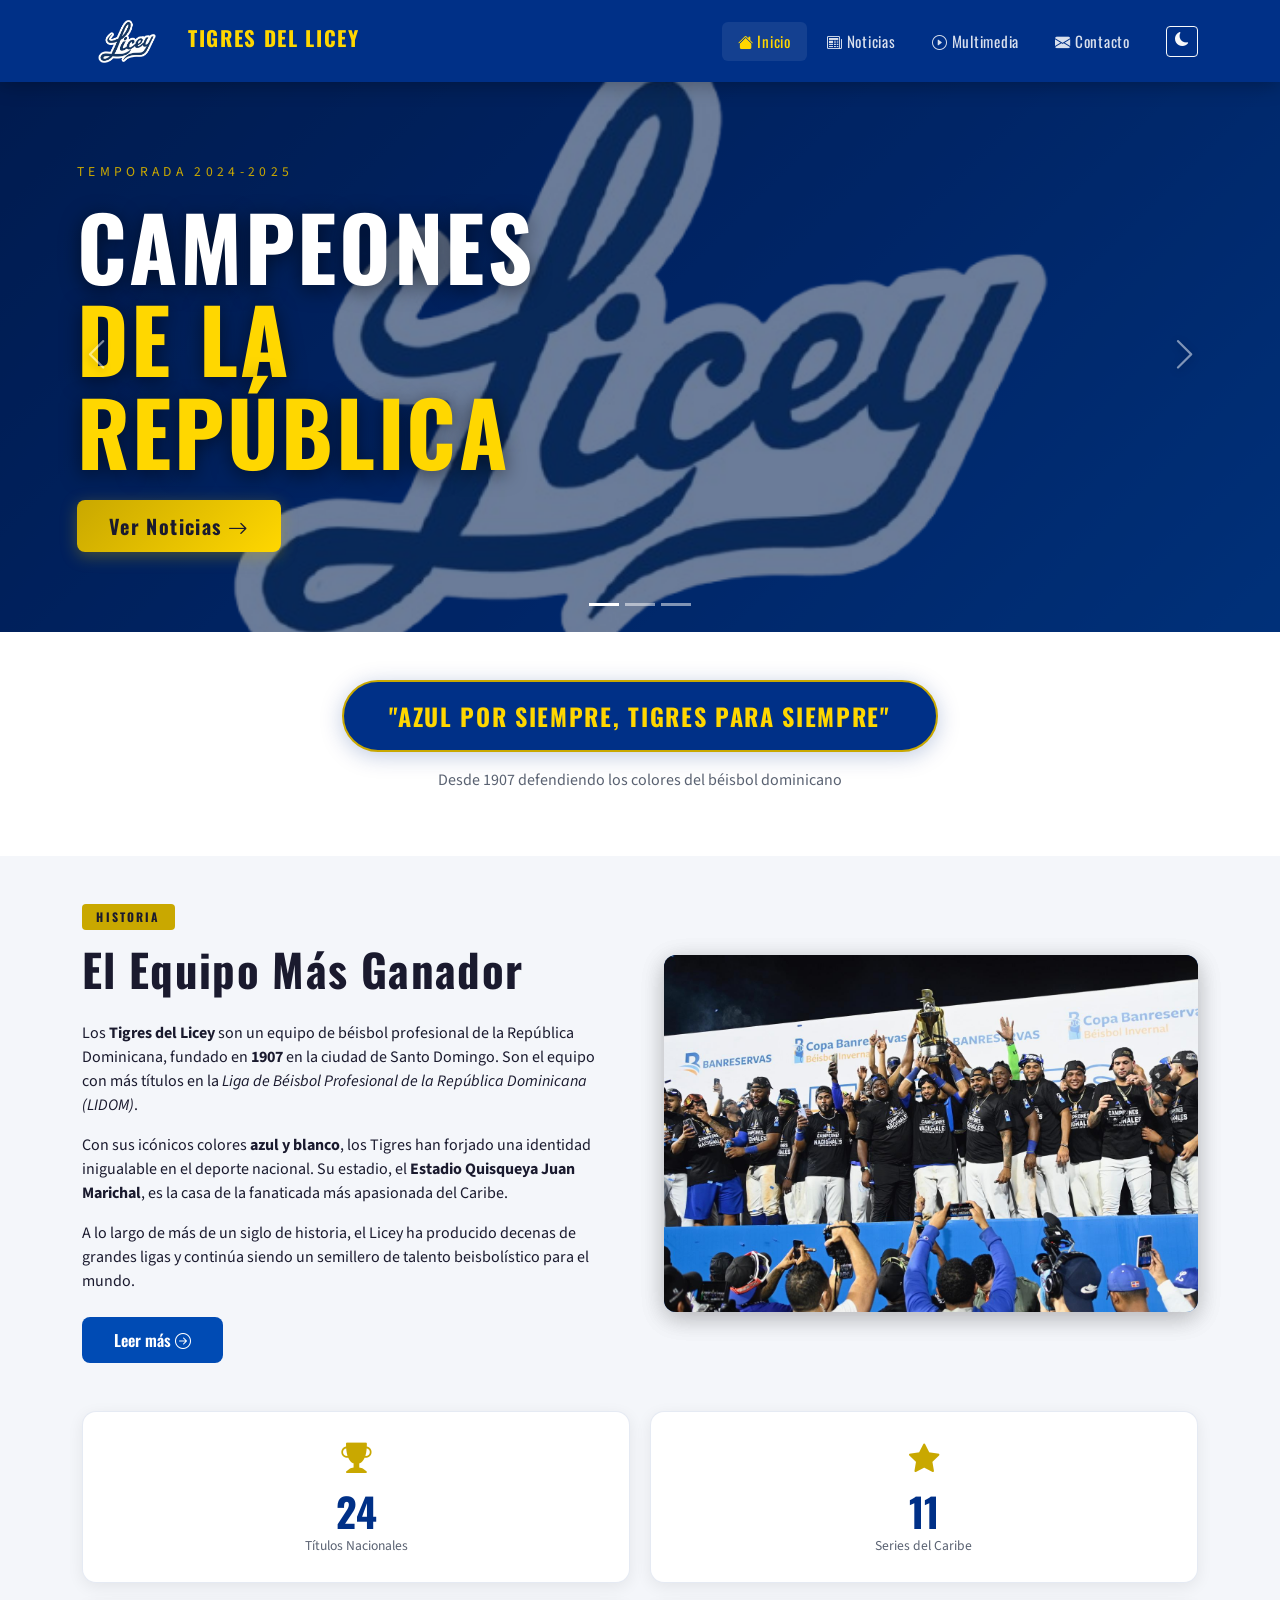
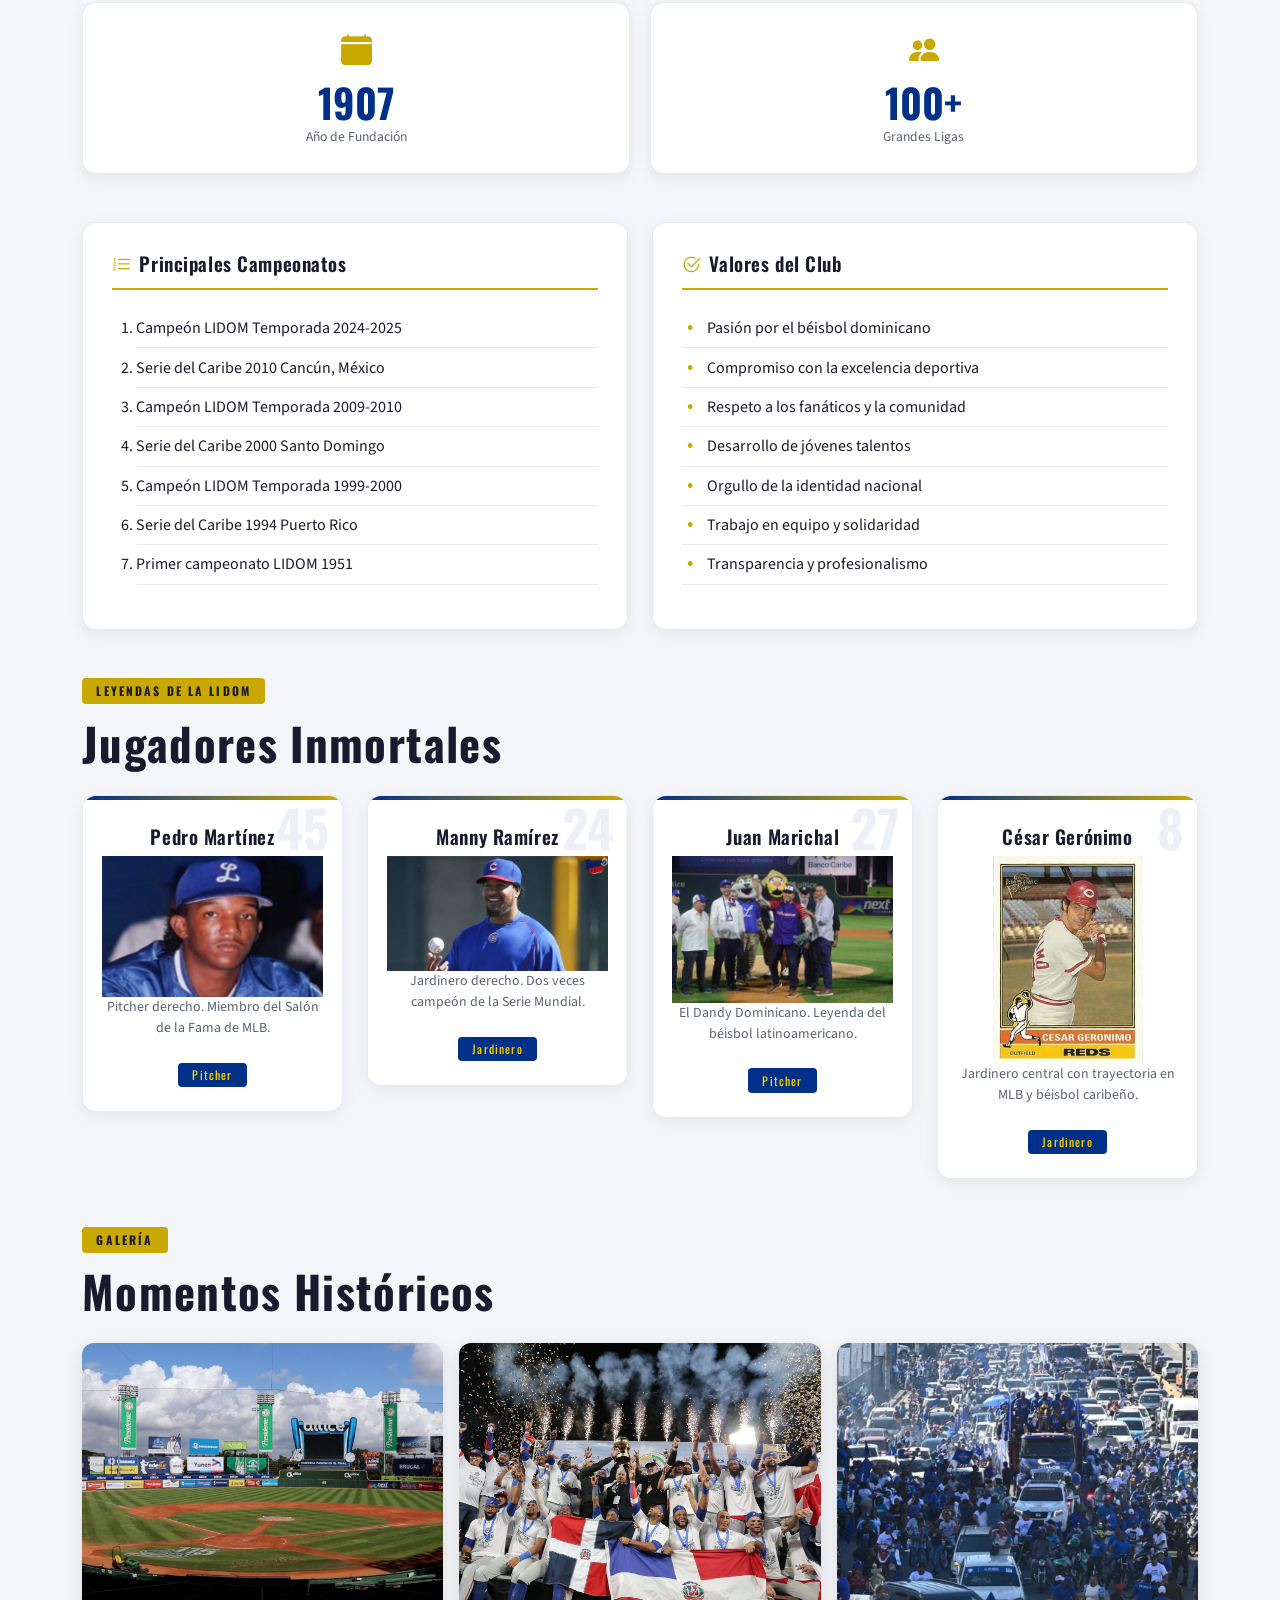
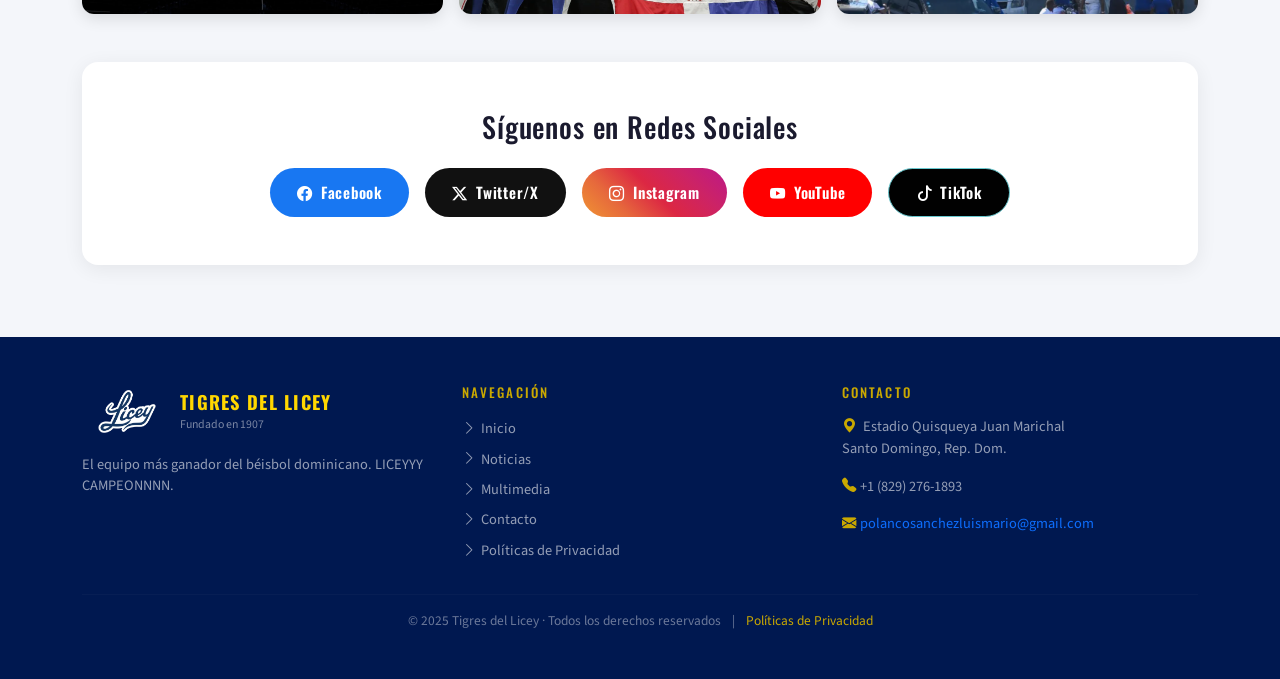
<file: index.html>
<!DOCTYPE html>
<html lang="es" data-theme="light">
<head>

  <meta charset="UTF-8" />
<meta name="viewport" content="width=device-width, initial-scale=1.0" />
<meta name="description" content="Sitio oficial de los Tigres del Licey, el equipo más ganador del béisbol dominicano. Noticias, historia, jugadores y más." />
<meta name="keywords" content="Tigres del Licey, béisbol dominicano, LIDOM, Licey, tigres, béisbol, República Dominicana" />
<meta name="author" content="Tigres del Licey" />
<meta name="robots" content="index, follow" />
<title>Tigres del Licey Orgullo Dominicano</title>

<link rel="icon" type="image/png" href="img/tigresdelliceyicono-removebg-preview.png" />

<link href="https://cdn.jsdelivr.net/npm/bootstrap@5.3.2/dist/css/bootstrap.min.css" rel="stylesheet" />

<link href="https://cdn.jsdelivr.net/npm/bootstrap-icons@1.11.3/font/bootstrap-icons.min.css" rel="stylesheet" />

<link href="https://fonts.googleapis.com/css2?family=Oswald:wght@400;600;700&family=Source+Sans+3:wght@300;400;600&display=swap" rel="stylesheet" />

<link rel="stylesheet" href="css/styles.css" />

  <link rel="stylesheet" href="css/index.css" />
</head>
<body>

<!-- BARRA DE NAVEGACIÓN -->
<nav class="navbar navbar-expand-lg sticky-top" id="mainNav">
  <div class="container">
    <a class="navbar-brand d-flex align-items-center gap-2" href="index.html">
      <img src="img/tigresdelliceyicono-removebg-preview.png" alt="logo" width="90" class="me-2" />
      <div>
        <span class="nombre-marca">TIGRES DEL LICEY</span><br>
        
      </div>
    </a>
    <button class="navbar-toggler border-0" type="button" data-bs-toggle="collapse" data-bs-target="#navMenu">
      <i class="bi bi-list" style="color:#fff;font-size:1.8rem;"></i>
    </button>
    <div class="collapse navbar-collapse" id="navMenu">
      <ul class="navbar-nav ms-auto align-items-lg-center gap-lg-1">
        <li class="nav-item">
          <a class="nav-link active" href="index.html"><i class="bi bi-house-fill me-1"></i>Inicio</a>
        </li>
        <li class="nav-item">
          <a class="nav-link" href="noticias.html"><i class="bi bi-newspaper me-1"></i>Noticias</a>
        </li>
        <li class="nav-item">
          <a class="nav-link" href="enlaces.html"><i class="bi bi-play-circle me-1"></i>Multimedia</a>
        </li>
        <li class="nav-item">
          <a class="nav-link" href="contacto.html"><i class="bi bi-envelope-fill me-1"></i>Contacto</a>
        </li>
        <li class="nav-item">
          <button class="btn btn-outline-light btn-sm ms-lg-3" id="darkToggle" onclick="toggleDark()" title="Modo oscuro">
            <i class="bi bi-moon-fill" id="darkIcon"></i>
          </button>
        </li>
      </ul>
    </div>
  </div>
</nav>


<div id="heroCarousel" class="carousel slide carousel-fade" data-bs-ride="carousel" data-bs-interval="5000">

  <div class="carousel-indicators">
    <button type="button" data-bs-target="#heroCarousel" data-bs-slide-to="0" class="active"></button>
    <button type="button" data-bs-target="#heroCarousel" data-bs-slide-to="1"></button>
    <button type="button" data-bs-target="#heroCarousel" data-bs-slide-to="2"></button>
  </div>

  <div class="carousel-inner">

    <!-- SLIDE 1 -->
    <div class="carousel-item active">
      <div class="diapositiva-carrusel slide-1">
        <img src="img/tigresdelliceyicono-removebg-preview.png" alt="foto" class="slide-img">
        <div class="slide-overlay"></div>
        <div class="pie-carrusel-personalizado">
          <p class="texto-superior-slide">Temporada 2024-2025</p>
          <h1>CAMPEONES<br><span class="text-gold">DE LA REPÚBLICA</span></h1>
          <a href="noticias.html" class="btn boton-dorado btn-lg mt-3">Ver Noticias <i class="bi bi-arrow-right"></i></a>
        </div>
      </div>
    </div>

    <!-- SLIDE 2 -->
    <div class="carousel-item">
      <div class="diapositiva-carrusel slide-2">
        <img src="img/campeonates.jpg" alt="trofeos" class="slide-img">
        <div class="slide-overlay"></div>
        <div class="pie-carrusel-personalizado">
          <p class="texto-superior-slide">Orgullo Azul</p>
          <h1>24 TÍTULOS<br><span class="text-gold">NACIONALES</span></h1>
          <button class="btn boton-dorado btn-lg mt-3" onclick="showHistoria()">Nuestra Historia <i class="bi bi-trophy-fill"></i></button>
        </div>
      </div>
    </div>

    <!-- SLIDE 3 -->
    <div class="carousel-item">
      <div class="diapositiva-carrusel slide-3">
        <img src="img/anillo.jpg" alt="Sangre Azul en las Venas" class="slide-img"> 
        <div class="slide-overlay"></div> 
        <div class="pie-carrusel-personalizado">
          <p class="texto-superior-slide">La Fiera Azul</p>
          <h1>SANGRE AZUL<br><span class="text-gold">EN LAS VENAS</span></h1>
          <a href="contacto.html" class="btn boton-dorado btn-lg mt-3">Únete <i class="bi bi-person-plus-fill"></i></a>
        </div>
      </div>
    </div>

  </div>

  <button class="carousel-control-prev" type="button" data-bs-target="#heroCarousel" data-bs-slide="prev">
    <i class="bi bi-chevron-left icono-control-carrusel"></i>
  </button>
  <button class="carousel-control-next" type="button" data-bs-target="#heroCarousel" data-bs-slide="next">
    <i class="bi bi-chevron-right icono-control-carrusel"></i>
  </button>

</div>


<!-- ESLOGAN -->
<section class="seccion-eslogan text-center py-5">
  <div class="container">
    <div class="insignia-eslogan">
      <span class="texto-eslogan">"AZUL POR SIEMPRE, TIGRES PARA SIEMPRE"</span>
    </div>
    <p class="subtexto-eslogan mt-3">Desde 1907 defendiendo los colores del béisbol dominicano</p>
  </div>
</section>


<!-- CONTENIDO PRINCIPAL -->
<main class="container py-5">

  <!-- Historia -->
  <section class="mb-5">
    <div class="row align-items-center g-5">

      <div class="col-lg-6">
        <span class="etiqueta-seccion">Historia</span>
        <h2 class="titulo-seccion">El Equipo Más Ganador</h2>
        <p>Los <strong>Tigres del Licey</strong> son un equipo de béisbol profesional de la República Dominicana, fundado en <strong>1907</strong> en la ciudad de Santo Domingo. Son el equipo con más títulos en la <em>Liga de Béisbol Profesional de la República Dominicana (LIDOM)</em>.</p>
        <p>Con sus icónicos colores <strong>azul y blanco</strong>, los Tigres han forjado una identidad inigualable en el deporte nacional. Su estadio, el <strong>Estadio Quisqueya Juan Marichal</strong>, es la casa de la fanaticada más apasionada del Caribe.</p>
        <p>A lo largo de más de un siglo de historia, el Licey ha producido decenas de grandes ligas y continúa siendo un semillero de talento beisbolístico para el mundo.</p>
        <a href="noticias.html" class="btn boton-primario-licey mt-2">Leer más <i class="bi bi-arrow-right-circle"></i></a>
      </div>

      <div class="col-lg-6">
        
        <div class="imagen-placeholder-historia">
          <div>
          <img src="img/liceycampeon.jpg" alt="los mejores" class="img-fluid imagen-licey w-100">
          </div>
        </div>
      </div>

    </div>
  </section>


  <!-- Estadísticas -->
  <section class="mb-5">
    <div class="cuadricula-estadisticas">
      <div class="tarjeta-estadistica tarjeta-hover">
        <i class="bi bi-trophy-fill icono-estadistica"></i>
        <div class="numero-estadistica">24</div>
        <div class="etiqueta-estadistica">Títulos Nacionales</div>
      </div>
      <div class="tarjeta-estadistica tarjeta-hover">
        <i class="bi bi-star-fill icono-estadistica"></i>
        <div class="numero-estadistica">11</div>
        <div class="etiqueta-estadistica">Series del Caribe</div>
      </div>
      <div class="tarjeta-estadistica tarjeta-hover">
        <i class="bi bi-calendar-fill icono-estadistica"></i>
        <div class="numero-estadistica">1907</div>
        <div class="etiqueta-estadistica">Año de Fundación</div>
      </div>
      <div class="tarjeta-estadistica tarjeta-hover">
        <i class="bi bi-people-fill icono-estadistica"></i>
        <div class="numero-estadistica">100+</div>
        <div class="etiqueta-estadistica">Grandes Ligas</div>
      </div>
    </div>
  </section>


  <!-- Campeonatos y Valores -->
  <section class="mb-5">
    <div class="row g-4">
      <div class="col-md-6">
        <div class="tarjeta-lista">
          <h3 class="titulo-tarjeta-lista">
            <i class="bi bi-list-ol me-2" style="color:#C9A800;"></i>Principales Campeonatos
          </h3>
          <ol class="lista-ordenada-personalizada">
            <li>Campeón LIDOM Temporada 2024-2025</li>
            <li>Serie del Caribe 2010  Cancún, México</li>
            <li>Campeón LIDOM Temporada 2009-2010</li>
            <li>Serie del Caribe 2000  Santo Domingo</li>
            <li>Campeón LIDOM Temporada 1999-2000</li>
            <li>Serie del Caribe 1994 Puerto Rico</li>
            <li>Primer campeonato LIDOM  1951</li>
          </ol>
        </div>
      </div>
      <div class="col-md-6">
        <div class="tarjeta-lista">
          <h3 class="titulo-tarjeta-lista">
            <i class="bi bi-check2-circle me-2" style="color:#C9A800;"></i>Valores del Club
          </h3>
          <ul class="lista-desordenada-personalizada">
            <li>Pasión por el béisbol dominicano</li>
            <li>Compromiso con la excelencia deportiva</li>
            <li>Respeto a los fanáticos y la comunidad</li>
            <li>Desarrollo de jóvenes talentos</li>
            <li>Orgullo de la identidad nacional</li>
            <li>Trabajo en equipo y solidaridad</li>
            <li>Transparencia y profesionalismo</li>
          </ul>
        </div>
      </div>
    </div>
  </section>


  <!-- Jugadores -->
  <section class="mb-5">
    <span class="etiqueta-seccion">Leyendas de la lidom</span>
    <h2 class="titulo-seccion">Jugadores Inmortales</h2>
    <div class="row g-4">
      <div class="col-sm-6 col-lg-3">
        <div class="tarjeta-jugador tarjeta-hover">
          <div class="numero-jugador">45</div>
          <h5>Pedro Martínez</h5>
          <img src="img/pedro martinez.jpg">
          <p>Pitcher derecho. Miembro del Salón de la Fama de MLB.</p>
          <span class="insignia-posicion">Pitcher</span>
        </div>
      </div>
      <div class="col-sm-6 col-lg-3">
        <div class="tarjeta-jugador tarjeta-hover">
          <div class="numero-jugador">24</div>
          <h5>Manny Ramírez</h5>
          <img src="img/many ramirez.jpg">
          <p>Jardinero derecho. Dos veces campeón de la Serie Mundial.</p>
          <span class="insignia-posicion">Jardinero</span>
        </div>
      </div>
      <div class="col-sm-6 col-lg-3">
        <div class="tarjeta-jugador tarjeta-hover">
          <div class="numero-jugador">27</div>
          <h5>Juan Marichal</h5>
          <img src="img/juan marichal.jpg">
          <p>El Dandy Dominicano. Leyenda del béisbol latinoamericano.</p>
          <span class="insignia-posicion">Pitcher</span>
        </div>
      </div>
      <div class="col-sm-6 col-lg-3">
        <div class="tarjeta-jugador tarjeta-hover">
          <div class="numero-jugador">8</div>
          <h5>César Gerónimo</h5>
          <img src="img/cesar geronimo.jpg" width="150">
          <p>Jardinero central con trayectoria en MLB y béisbol caribeño.</p>
          <span class="insignia-posicion">Jardinero</span>
        </div>
      </div>
    </div>
  </section>


  <!-- Galería -->
  <section class="mb-5">
    <span class="etiqueta-seccion">Galería</span>
    <h2 class="titulo-seccion">Momentos Históricos</h2>
    <p class="text-muted mb-4"></p>

    <div class="cuadricula-galeria">
      <div class="elemento-galeria">
        <div class="marcador-galeria marcador-galeria-1">
          <img src="img/estadio quisquella.jpg" alt="estadio">
        </div>
      </div>
      <div class="elemento-galeria">
        <div class="marcador-galeria marcador-galeria-2">
          <img src="img/serie del caribe.jpeg"alt="caribe">
        </div>
      </div>
      <div class="elemento-galeria">
        <div class="marcador-galeria marcador-galeria-3">
          <img src="img/celebracion en la calle.png" alt="calle">
        </div>
      </div>
    </div>
  </section>


  <!-- Redes Sociales -->
  <section class="seccion-social text-center py-5 mb-4">
    <h3 class="mb-4">Síguenos en Redes Sociales</h3>
    <div class="d-flex justify-content-center flex-wrap gap-3">
      <a href="https://www.facebook.com/TigresDelLicey" target="_blank" class="boton-social facebook">
        <i class="bi bi-facebook"></i> Facebook
      </a>
      <a href="https://twitter.com/LiceyOficial" target="_blank" class="boton-social twitter">
        <i class="bi bi-twitter-x"></i> Twitter/X
      </a>
      <a href="https://www.instagram.com/tigresdellicey" target="_blank" class="boton-social instagram">
        <i class="bi bi-instagram"></i> Instagram
      </a>
      <a href="https://www.youtube.com/@TigresDelLicey1" target="_blank" class="boton-social youtube">
        <i class="bi bi-youtube"></i> YouTube
      </a>
      <a href="https://www.tiktok.com/@tigresdellicey" target="_blank" class="boton-social tiktok">
        <i class="bi bi-tiktok"></i> TikTok
      </a>
    </div>
  </section>

</main>


<!-- PIE DE PÁGINA -->
<footer class="pie-pagina">
  <div class="container py-5">
    <div class="row g-4">
      <div class="col-md-4">
        <div class="d-flex align-items-center gap-2 mb-3">
          <img src="img/tigresdelliceyicono-removebg-preview.png" width="90">
          <div>
            <div class="marca-pie">TIGRES DEL LICEY</div>
            <div class="desde-pie">Fundado en 1907</div>
          </div>
        </div>
        <p class="descripcion-pie">El equipo más ganador del béisbol dominicano. LICEYYY CAMPEONNNN.</p>
      </div>
      <div class="col-md-4">
        <h6 class="titulo-pie">Navegación</h6>
        <ul class="enlaces-pie">
          <li><a href="index.html"><i class="bi bi-chevron-right"></i> Inicio</a></li>
          <li><a href="noticias.html"><i class="bi bi-chevron-right"></i> Noticias</a></li>
          <li><a href="enlaces.html"><i class="bi bi-chevron-right"></i> Multimedia</a></li>
          <li><a href="contacto.html"><i class="bi bi-chevron-right"></i> Contacto</a></li>
          <li>
            <a href="#" data-bs-toggle="modal" data-bs-target="#privacyModal">
              <i class="bi bi-chevron-right"></i> Políticas de Privacidad
            </a>
          </li>
        </ul>
      </div>
      <div class="col-md-4">
        <h6 class="titulo-pie">Contacto</h6>
        <p class="descripcion-pie">
          <i class="bi bi-geo-alt-fill me-1" style="color:#C9A800;"></i>
          Estadio Quisqueya Juan Marichal<br>Santo Domingo, Rep. Dom.
        </p>
        <p class="descripcion-pie">
          <i class="bi bi-telephone-fill me-1" style="color:#C9A800;"></i>+1 (829) 276-1893
        </p>
        <p class="descripcion-pie">
          <i class="bi bi-envelope-fill me-1" style="color:#C9A800;"></i><a href="/cdn-cgi/l/email-protection" class="__cf_email__" data-cfemail="3d54535b527d49545a4f584e59585151545e5844135e5250">polancosanchezluismario@gmail.com</a>
        </p>
      </div>
    </div>
    <hr class="linea-pie" />
    <div class="text-center derechos-pie">
      &copy; 2025 Tigres del Licey &middot; Todos los derechos reservados
      <span class="mx-2">|</span>
      <a href="#" data-bs-toggle="modal" data-bs-target="#privacyModal">Políticas de Privacidad</a>
    </div>
  </div>
</footer>


<!-- MODAL: Historia -->
<div class="modal fade" id="historiaModal" tabindex="-1">
  <div class="modal-dialog modal-lg modal-dialog-centered">
    <div class="modal-content modal-licey-es">
      <div class="modal-header">
        <h5 class="modal-title">
          <i class="bi bi-trophy-fill me-2" style="color:#FFD700;"></i>Historia de los Tigres del Licey
        </h5>
        <button type="button" class="btn-close btn-close-white" data-bs-dismiss="modal"></button>
      </div>
      <div class="modal-body p-4">
        <p>Los <strong>Tigres del Licey</strong> fueron fundados en <strong>1907</strong>, siendo el equipo de béisbol más antiguo y exitoso de la República Dominicana.</p>
        <p>Con los colores <strong>azul y blanco</strong>, el equipo forjó una identidad inigualable. A lo largo de más de un siglo, ha ganado <strong>23 campeonatos nacionales</strong> y <strong>8 Series del Caribe</strong>.</p>
        <p>El Estadio Quisqueya Juan Marichal, su hogar, es uno de los recintos más emblemáticos del béisbol caribeño.</p>
        <div class="cita-licey-modal">"El Licey no es solo un equipo, es una religión en la República Dominicana."</div>
      </div>
      <div class="modal-footer">
        <button type="button" class="btn boton-dorado" data-bs-dismiss="modal">¡Arriba Licey! &#x1F42F;</button>
      </div>
    </div>
  </div>
</div>

<!-- MODAL: Privacidad -->
<div class="modal fade" id="privacyModal" tabindex="-1">
  <div class="modal-dialog modal-lg modal-dialog-scrollable modal-dialog-centered">
    <div class="modal-content modal-licey-es">
      <div class="modal-header">
        <h5 class="modal-title">
          <i class="bi bi-shield-lock-fill me-2" style="color:#FFD700;"></i>Políticas de Privacidad
        </h5>
        <button type="button" class="btn-close btn-close-white" data-bs-dismiss="modal"></button>
      </div>
      <div class="modal-body p-4">
        <h6>1. Recopilación de Información</h6>
        <p>Los Tigres del Licey recopilan información personal únicamente cuando el usuario la proporciona voluntariamente a través de formularios de contacto u otros medios del sitio web.</p>
        <h6>2. Uso de la Información</h6>
        <p>La información recopilada se utiliza exclusivamente para responder consultas, enviar comunicaciones oficiales del equipo y mejorar la experiencia del usuario en nuestro sitio web.</p>
        <h6>3. Cookies</h6>
        <p>Este sitio web utiliza cookies técnicas para garantizar su correcto funcionamiento. No se utilizan cookies de rastreo con fines comerciales sin consentimiento.</p>
        <h6>4. Compartir Información</h6>
        <p>Los Tigres del Licey no venden, alquilan ni comparten información personal con terceros sin consentimiento expreso del usuario, salvo obligación legal.</p>
        <h6>5. Seguridad</h6>
        <p>Implementamos medidas de seguridad técnicas y organizativas para proteger la información personal contra acceso no autorizado, pérdida o destrucción.</p>
        <h6>6. Derechos del Usuario</h6>
        <p>Los usuarios tienen derecho a acceder, rectificar o eliminar sus datos personales contactándonos en <strong><a href="/cdn-cgi/l/email-protection" class="__cf_email__" data-cfemail="c5b5b7acb3a4a6aca1a4a185b1aca2b7a0b6a1a0a9a9aca6a0bceba6aaa8">lp24-0910@unphu.edu.do</a></strong>.</p>
        <h6>7. Cambios en la Política</h6>
        <p>Nos reservamos el derecho de actualizar estas políticas. Los cambios serán notificados en este sitio web con al menos 30 días de anticipación.</p>
      </div>
      <div class="modal-footer">
        <button type="button" class="btn btn-secondary" data-bs-dismiss="modal">Cerrar</button>
        <button type="button btn-gold" data-bs-dismiss="modal">Aceptar</button>
      </div>
    </div>
  </div>
</div>

<script src="https://cdn.jsdelivr.net/npm/bootstrap@5.3.2/dist/js/bootstrap.bundle.min.js"></script>
<script src="js/main.js"></script>
</body>
</html>
</file>
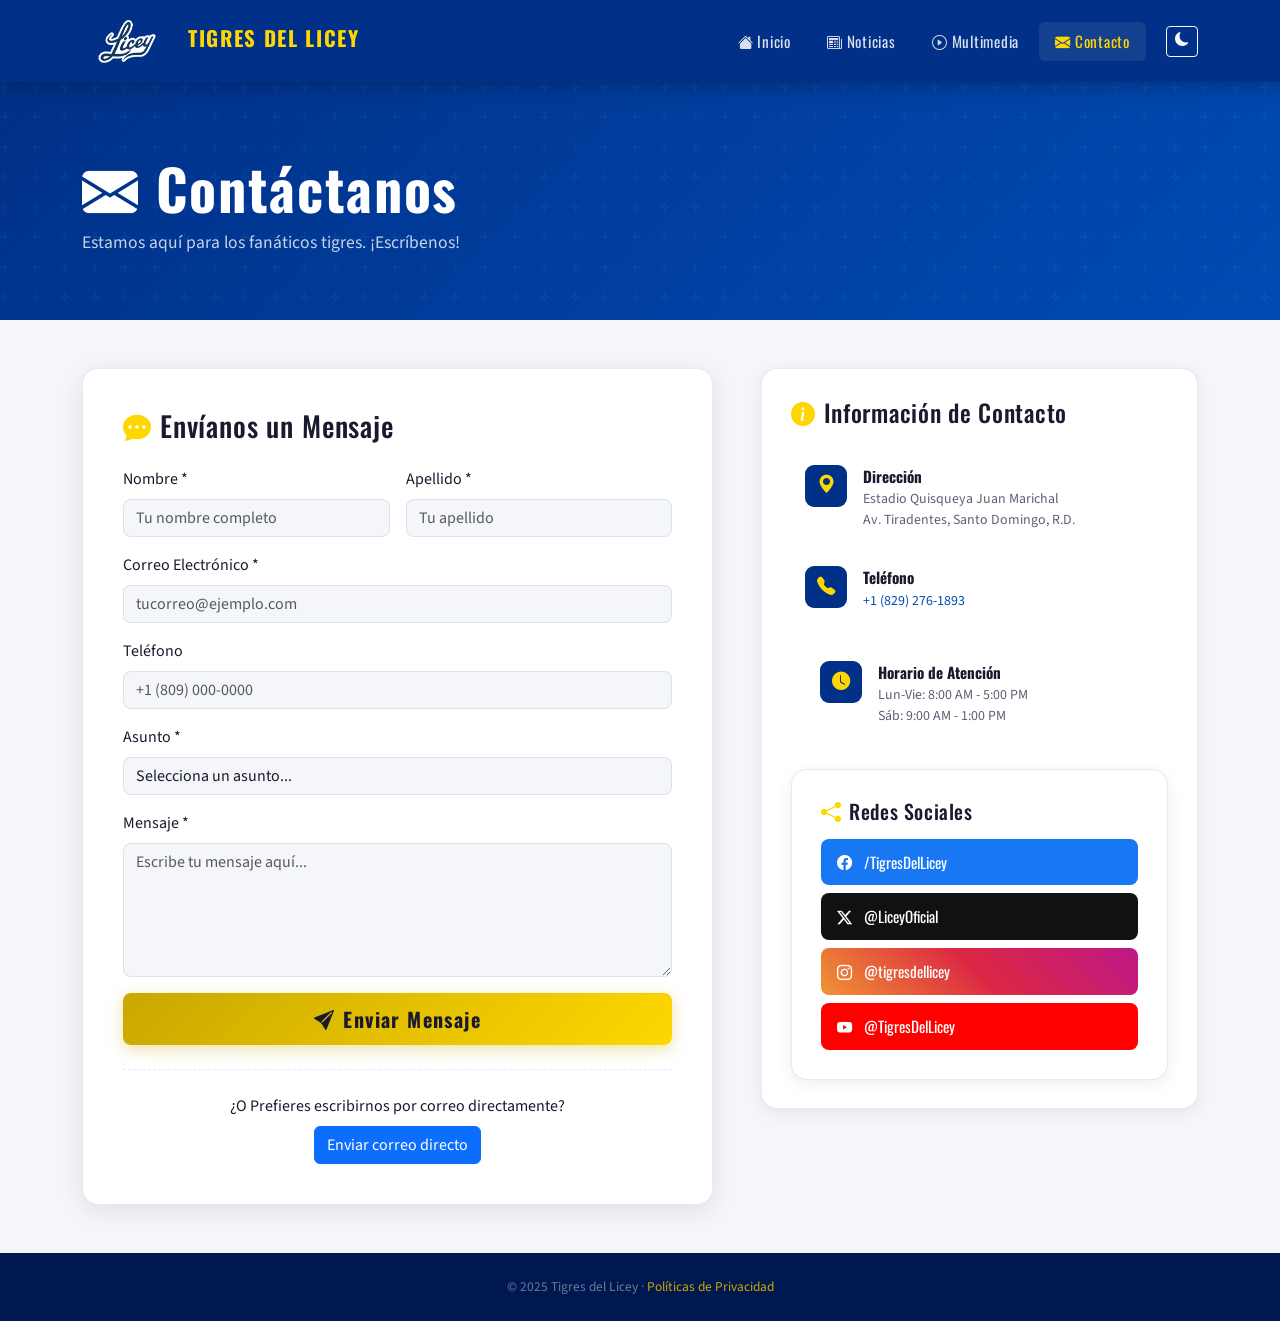
<file: contacto.html>
<!DOCTYPE html>
<html lang="es" data-theme="light">
<head>
  <meta charset="UTF-8" />
  <meta name="viewport" content="width=device-width, initial-scale=1.0" />
  <meta name="description" content="Página de contacto de los Tigres del Licey. Escríbenos para cualquier consulta." />
  <meta name="keywords" content="Tigres del Licey contacto, contactar Licey, béisbol dominicano contacto" />
  <meta name="author" content="Tigres del Licey" />
  <meta name="robots" content="index, follow" />
  <title>Contacto  Tigres del Licey</title>
  <link rel="icon" type="image/png" href="img/tigresdelliceyicono-removebg-preview.png" />
  <link href="https://cdn.jsdelivr.net/npm/bootstrap@5.3.2/dist/css/bootstrap.min.css" rel="stylesheet" />
  <link href="https://cdn.jsdelivr.net/npm/bootstrap-icons@1.11.3/font/bootstrap-icons.min.css" rel="stylesheet" />
  <link href="https://fonts.googleapis.com/css2?family=Oswald:wght@400;600;700&family=Source+Sans+3:wght@300;400;600&display=swap" rel="stylesheet" />
  <link rel="stylesheet" href="css/styles.css" />
</head>
<body>

<nav class="navbar navbar-expand-lg sticky-top" id="mainNav">
  <div class="container">
    <a class="navbar-brand d-flex align-items-center gap-2" href="index.html">
      <img src="img/tigresdelliceyicono-removebg-preview.png" alt="logo" width="90" class="me-2" />
      <div>
        <span class="nombre-marca">TIGRES DEL LICEY</span><br>
        
      </div>
    </a>
    <button class="navbar-toggler border-0" type="button" data-bs-toggle="collapse" data-bs-target="#navMenu">
      <i class="bi bi-list" style="color:#fff;font-size:1.8rem;"></i>
    </button>
    <div class="collapse navbar-collapse" id="navMenu">
      <ul class="navbar-nav ms-auto align-items-lg-center gap-lg-1">
        <li class="nav-item">
          <a class="nav-link" href="index.html"><i class="bi bi-house-fill me-1"></i>Inicio</a>
        </li>
        <li class="nav-item">
          <a class="nav-link" href="noticias.html"><i class="bi bi-newspaper me-1"></i>Noticias</a>
        </li>
        <li class="nav-item">
          <a class="nav-link" href="enlaces.html"><i class="bi bi-play-circle me-1"></i>Multimedia</a>
        </li>
        <li class="nav-item">
          <a class="nav-link active" href="contacto.html"><i class="bi bi-envelope-fill me-1"></i>Contacto</a>
        </li>
        <li class="nav-item">
          <button class="btn btn-outline-light btn-sm ms-lg-3" id="darkToggle" onclick="toggleDark()" title="Modo oscuro">
            <i class="bi bi-moon-fill" id="darkIcon"></i>
          </button>
        </li>
      </ul>
    </div>
  </div>
</nav>


<div class="hero-pagina">
  <div class="container">
    <h1><i class="bi bi-envelope-fill me-3"></i>Contáctanos</h1>
    <p>Estamos aquí para los fanáticos tigres. ¡Escríbenos!</p>
  </div>
</div>

<main class="container py-5">
  <div class="row g-5 align-items-start">

    <!-- Contact Form -->
    <div class="col-lg-7">
      <div class="tarjeta-contacto">
        <h3 class="mb-4"><i class="bi bi-chat-dots-fill text-gold me-2"></i>Envíanos un Mensaje</h3>
        <div id="contactForm">
          <div class="row g-3">
            <div class="col-md-6">
              <label class="form-label">Nombre *</label>
              <input type="text" class="form-control campo-licey" id="nombre" placeholder="Tu nombre completo" />
            </div>
            <div class="col-md-6">
              <label class="form-label">Apellido *</label>
              <input type="text" class="form-control campo-licey" id="apellido" placeholder="Tu apellido" />
            </div>
            <div class="col-12">
              <label class="form-label">Correo Electrónico *</label>
              <input type="email" class="form-control campo-licey" id="email" placeholder="tucorreo@ejemplo.com" />
            </div>
            <div class="col-12">
              <label class="form-label">Teléfono</label>
              <input type="tel" class="form-control campo-licey" id="telefono" placeholder="+1 (809) 000-0000" />
            </div>
            <div class="col-12">
              <label class="form-label">Asunto *</label>
              <select class="form-select campo-licey" id="asunto">
                <option value="">Selecciona un asunto...</option>
                <option value="info">Información general</option>
                <option value="tickets">Compra de boletos</option>
                <option value="prensa">Solicitud de prensa</option>
                <option value="patrocinio">Patrocinios</option>
                <option value="otro">Otro</option>
              </select>
            </div>
            <div class="col-12">
              <label class="form-label">Mensaje *</label>
              <textarea class="form-control campo-licey" id="mensaje" rows="5" placeholder="Escribe tu mensaje aquí..."></textarea>
            </div>
            <div class="col-12">
              <button type="button" class="btn boton-dorado btn-lg w-100" onclick="submitForm()">
                <i class="bi bi-send-fill me-2"></i>Enviar Mensaje
              </button>
            </div>
          </div>
        </div>

        <!-- BOTTON DIRECCION GMAIL -->
        <div class="seccion-correo mt-4 text-center">
          <label class=" form-label">¿O Prefieres escribirnos por correo directamente?</label>
          <br>
          <a href="mailto:;lp24-0910@unphu.edu.do?subject=Consultas,dudas=Hola..."
                class="btn btn-primary">
                Enviar correo directo
            </a>
        </div>
      </div>
    </div>

    <!-- INFO CONTACTOS -->
    <div class="col-lg-5">
      <div class="tarjeta-info-contacto mb-4">
        <h4 class="mb-4"><i class="bi bi-info-circle-fill text-gold me-2"></i>Información de Contacto</h4>
        <div class="elemento-contacto tarjeta-hover">
          <div class="icono-contacto"><i class="bi bi-geo-alt-fill"></i></div>
          <div>
            <strong>Dirección</strong>
            <p>Estadio Quisqueya Juan Marichal<br>Av. Tiradentes, Santo Domingo, R.D.</p>
          </div>
        </div>
        <div class="elemento-contacto tarjeta-hover">
          <div class="icono-contacto"><i class="bi bi-telephone-fill"></i></div>
          <div>
            <strong>Teléfono</strong>
            <p><a href="tel:+18095401234">+1 (829) 276-1893</a></p>
          </div>
        </div>
        <div class="elemento-contacto tarjeta-hover">
        <div class="elemento-contacto tarjeta-hover">
          <div class="icono-contacto"><i class="bi bi-clock-fill"></i></div>
          <div>
            <strong>Horario de Atención</strong>
            <p>Lun-Vie: 8:00 AM - 5:00 PM<br>Sáb: 9:00 AM - 1:00 PM</p>
          </div>
        </div>
      </div>

      <!-- Social Media -->
      <div class="tarjeta-info-contacto">
        <h5 class="mb-3"><i class="bi bi-share-fill text-gold me-2"></i>Redes Sociales</h5>
        <div class="d-flex flex-column gap-2">
          <a href="https://www.facebook.com/TigresDelLicey" target="_blank" class="fila-social facebook">
            <i class="bi bi-facebook"></i> /TigresDelLicey
          </a>
          <a href="https://twitter.com/LiceyOficial" target="_blank" class="fila-social twitter">
            <i class="bi bi-twitter-x"></i> @LiceyOficial
          </a>
          <a href="https://www.instagram.com/tigresdellicey" target="_blank" class="fila-social instagram">
            <i class="bi bi-instagram"></i> @tigresdellicey
          </a>
          <a href="https://www.youtube.com/@TigresDelLicey1" target="_blank" class="fila-social youtube">
            <i class="bi bi-youtube"></i> @TigresDelLicey
          </a>
        </div>
      </div>
    </div>

  </div>
</main>

<footer class="pie-pagina">
  <div class="container py-4 text-center derechos-pie">
    © 2025 Tigres del Licey · <a href="#" data-bs-toggle="modal" data-bs-target="#privacyModal">Políticas de Privacidad</a>
  </div>
</footer>

<!-- MODAL DE MENSAJE COMPLETADO -->
<div class="modal fade" id="successModal" tabindex="-1">
  <div class="modal-dialog modal-dialog-centered">
    <div class="modal-content modal-licey-es text-center">
      <div class="modal-body py-5">
        <div class="icono-exito mb-3">✅</div>
        <h4 class="text-gold mb-2">¡Mensaje Enviado!</h4>
        <p>Gracias por contactarnos. Nuestro equipo te responderá pronto.<br><strong>¡Arriba Licey!</strong></p>
        <button type="button" class="btn boton-dorado mt-3" data-bs-dismiss="modal">Cerrar</button>
      </div>
    </div>
  </div>
</div>

<!-- MODAL DE PRIVACIDAD -->
<div class="modal fade" id="privacyModal" tabindex="-1">
  <div class="modal-dialog modal-lg modal-dialog-centered">
    <div class="modal-content modal-licey-es">
      <div class="modal-header">
        <h5 class="modal-title"><i class="bi bi-shield-lock-fill text-gold me-2"></i>Políticas de Privacidad</h5>
        <button type="button" class="btn-close btn-close-white" data-bs-dismiss="modal"></button>
      </div>
      <div class="modal-body"><p>Ver políticas completas en la página principal.</p></div>
      <div class="modal-footer">
        <button type="button" class="btn boton-dorado" data-bs-dismiss="modal">Aceptar</button>
      </div>
    </div>
  </div>
</div>

<script src="https://cdn.jsdelivr.net/npm/bootstrap@5.3.2/dist/js/bootstrap.bundle.min.js"></script>
<script src="js/main.js"></script>
</body>
</html>
</file>
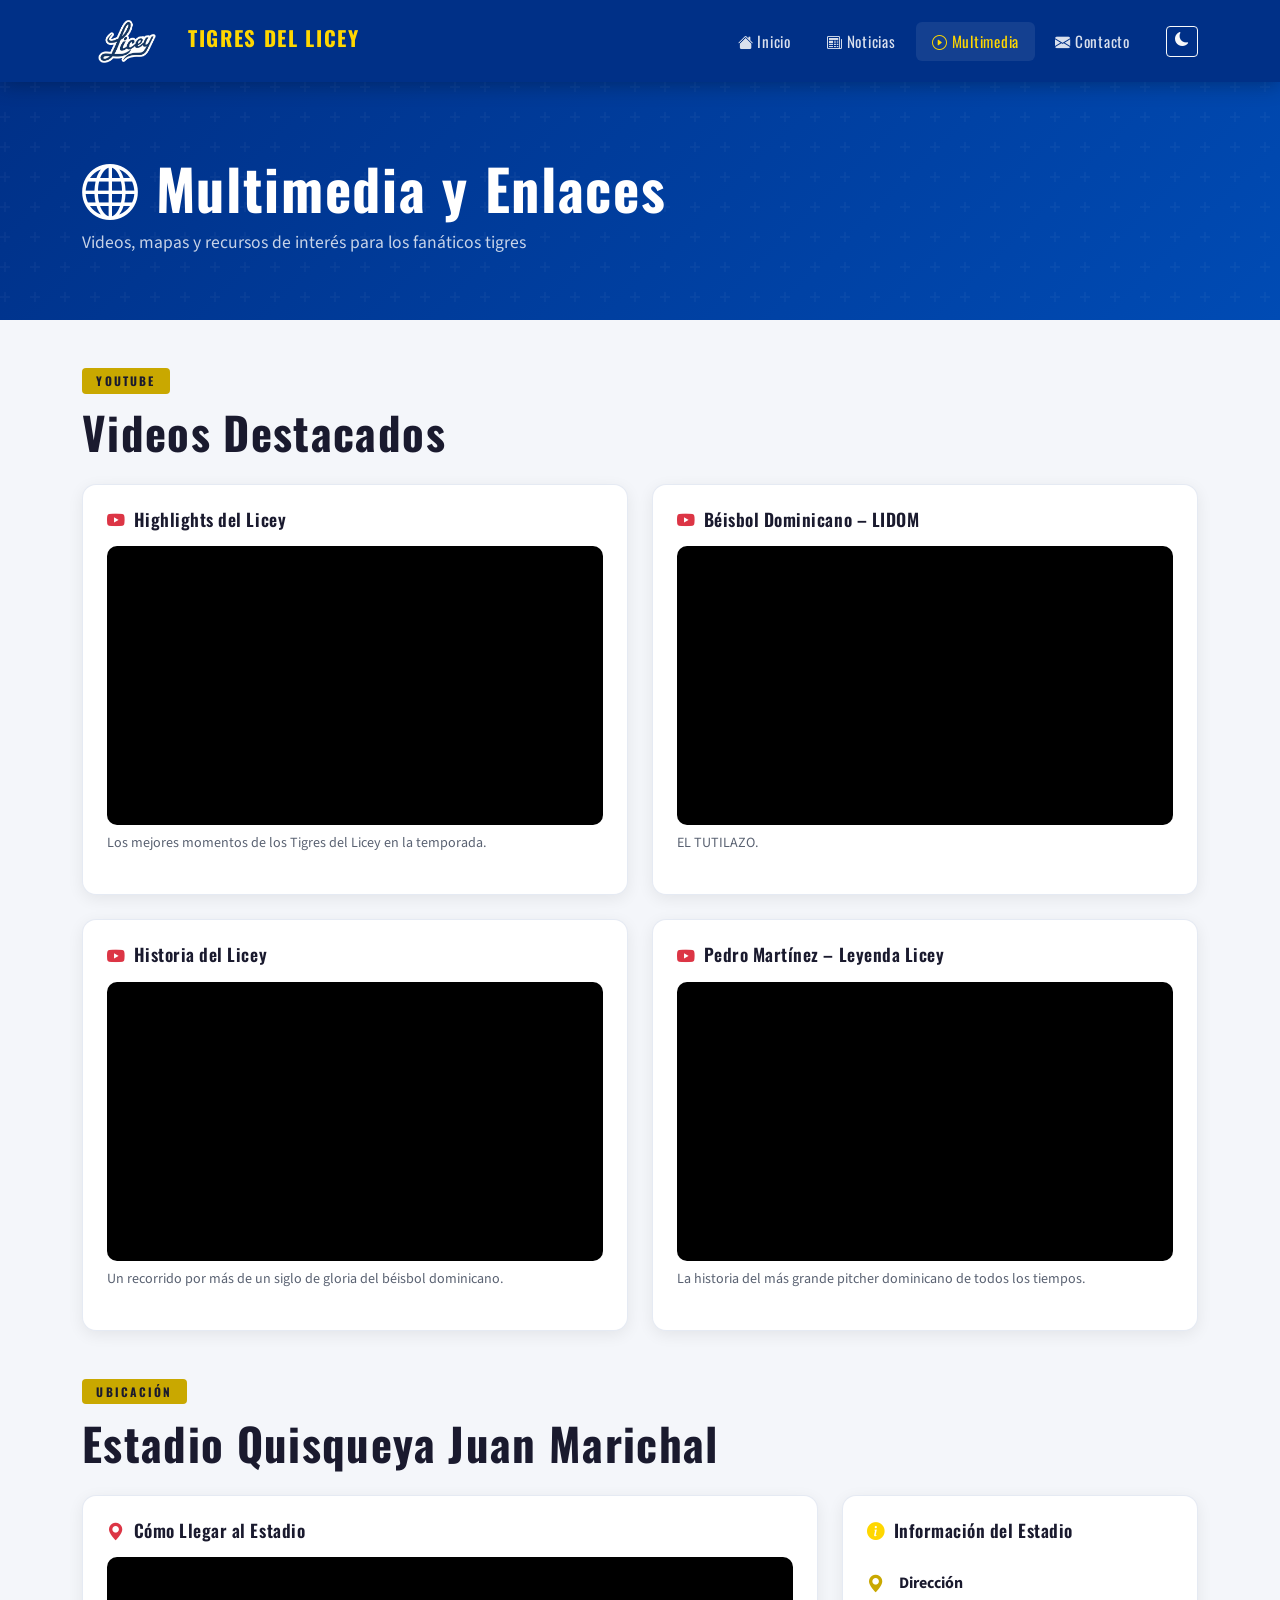
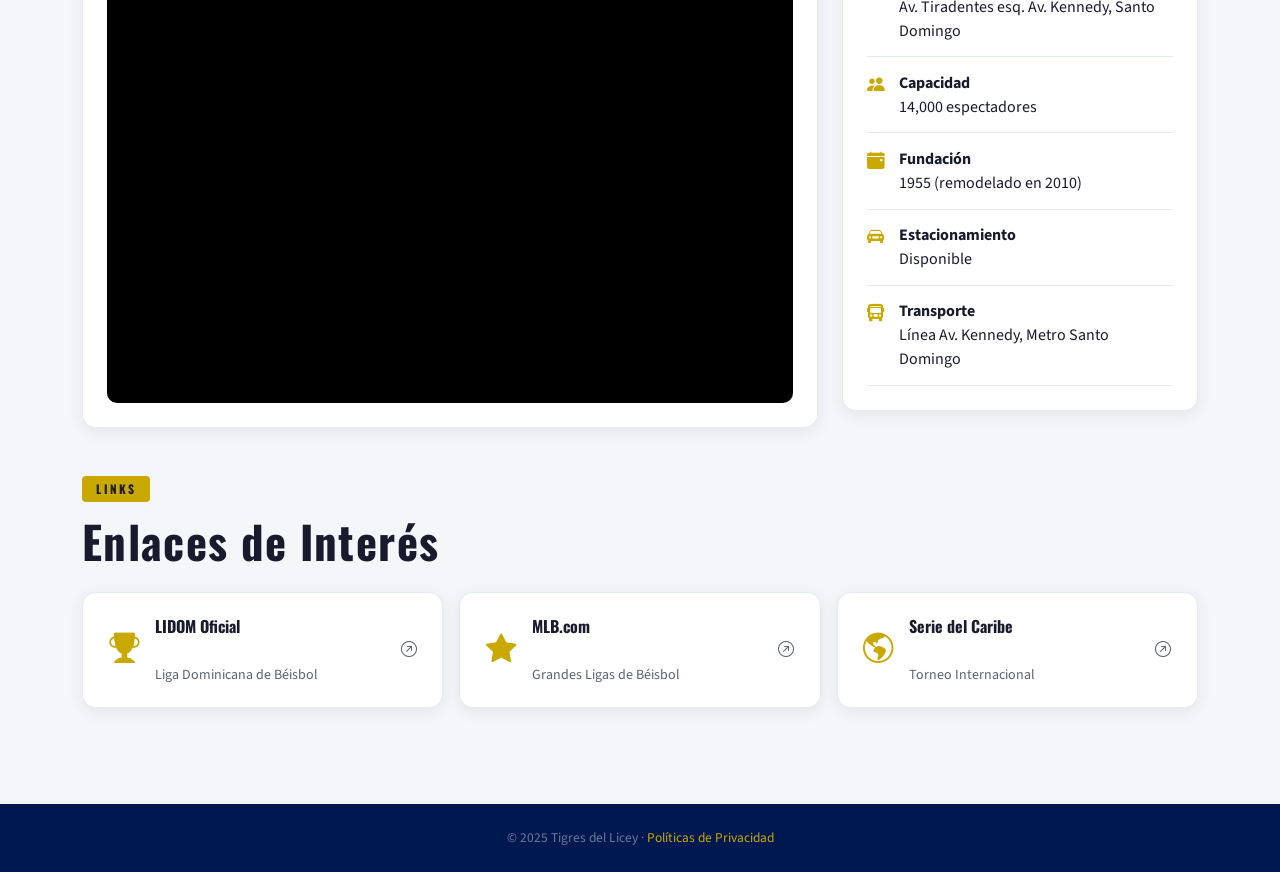
<file: enlaces.html>
<!DOCTYPE html>
<html lang="es" data-theme="light">
<head>
  <meta charset="UTF-8" />
  <meta name="viewport" content="width=device-width, initial-scale=1.0" />
  <meta name="description" content="Videos, mapas y enlaces de interés de los Tigres del Licey." />
  <meta name="keywords" content="Tigres del Licey multimedia, videos, mapa estadio Quisqueya" />
  <meta name="author" content="LUIS POLANCO" />
  <meta name="robots" content="index, follow" />
  <title>VIDEOS Tigres del Licey</title>
  <link rel="icon" type="image/png" href="img/tigresdelliceyicono-removebg-preview.png" />
  <link href="https://cdn.jsdelivr.net/npm/bootstrap@5.3.2/dist/css/bootstrap.min.css" rel="stylesheet" />
  <link href="https://cdn.jsdelivr.net/npm/bootstrap-icons@1.11.3/font/bootstrap-icons.min.css" rel="stylesheet" />
  <link href="https://fonts.googleapis.com/css2?family=Oswald:wght@400;600;700&family=Source+Sans+3:wght@300;400;600&display=swap" rel="stylesheet" />
  <link rel="stylesheet" href="css/styles.css" />
</head>
<body>

<nav class="navbar navbar-expand-lg sticky-top" id="mainNav">
  <div class="container">
    <a class="navbar-brand d-flex align-items-center gap-2" href="index.html">
      <img src="img/tigresdelliceyicono-removebg-preview.png" alt="logo" width="90" class="me-2" />
      <div>
        <span class="nombre-marca">TIGRES DEL LICEY</span><br>
        
      </div>
    </a>
    <button class="navbar-toggler border-0" type="button" data-bs-toggle="collapse" data-bs-target="#navMenu">
      <i class="bi bi-list" style="color:#fff;font-size:1.8rem;"></i>
    </button>
    <div class="collapse navbar-collapse" id="navMenu">
      <ul class="navbar-nav ms-auto align-items-lg-center gap-lg-1">
        <li class="nav-item">
          <a class="nav-link" href="index.html"><i class="bi bi-house-fill me-1"></i>Inicio</a>
        </li>
        <li class="nav-item">
          <a class="nav-link" href="noticias.html"><i class="bi bi-newspaper me-1"></i>Noticias</a>
        </li>
        <li class="nav-item">
          <a class="nav-link active" href="enlaces.html"><i class="bi bi-play-circle me-1"></i>Multimedia</a>
        </li>
        <li class="nav-item">
          <a class="nav-link" href="contacto.html"><i class="bi bi-envelope-fill me-1"></i>Contacto</a>
        </li>
        <li class="nav-item">
          <button class="btn btn-outline-light btn-sm ms-lg-3" id="darkToggle" onclick="toggleDark()" title="Modo oscuro">
            <i class="bi bi-moon-fill" id="darkIcon"></i>
          </button>
        </li>
      </ul>
    </div>
  </div>
</nav>


<div class="hero-pagina">
  <div class="container">
    <h1><i class="bi bi-globe me-3"></i>Multimedia y Enlaces</h1>
    <p>Videos, mapas y recursos de interés para los fanáticos tigres</p>
  </div>
</div>

<main class="container py-5">

  <!-- YouTube Section -->
  <section class="mb-5">
    <span class="etiqueta-seccion">YouTube</span>
    <h2 class="titulo-seccion">Videos Destacados</h2>
    <div class="row g-4">
      <div class="col-lg-6">
        <div class="tarjeta-media tarjeta-hover">
          <h5 class="titulo-media"><i class="bi bi-youtube text-danger me-2"></i>Highlights del Licey</h5>
          <div class="contenedor-iframe">
          <iframe 
          width="1513" 
          height="563" 
          src="https://www.youtube.com/embed/oGYH2kWyWEc" 
          title="JUEGO #6- SERIE FINAL | DRAMÁTICO JUEGO - Licey obliga 7mo y decisivo partido (26/ENE.2025)" 
          frameborder="0" 
          allow="accelerometer; autoplay; clipboard-write; encrypted-media; gyroscope; picture-in-picture; web-share"
          referrerpolicy="strict-origin-when-cross-origin"
            allowfullscreen>
          </iframe>
          </div>
          <p class="descripcion-media mt-2">Los mejores momentos de los Tigres del Licey en la temporada.</p>
        </div>
      </div>
      <div class="col-lg-6">
        <div class="tarjeta-media tarjeta-hover">
          <h5 class="titulo-media"><i class="bi bi-youtube text-danger me-2"></i>Béisbol Dominicano – LIDOM</h5>
          <div class="contenedor-iframe">
            <iframe 
            width="1513"
            height="563" 
            src="https://www.youtube.com/embed/_hKYfnCWPjg" 
            title="LIDOM: Licey vs Aguilas | 7mo Juego | Serie Final 2002| El Juego de &quot;El Tulilazo&quot;" 
            frameborder="0" allow="accelerometer; autoplay; clipboard-write; encrypted-media; gyroscope; picture-in-picture; web-share" 
            referrerpolicy="strict-origin-when-cross-origin" 
            allowfullscreen>
            </iframe>
          </div>
          <p class="descripcion-media mt-2">EL TUTILAZO.</p>
        </div>
      </div>
      <div class="col-lg-6">
        <div class="tarjeta-media tarjeta-hover">
          <h5 class="titulo-media"><i class="bi bi-youtube text-danger me-2"></i>Historia del Licey</h5>
          <div class="contenedor-iframe">
          <iframe 
          width="1513"
          height="563" 
          src="https://www.youtube.com/embed/C_Y91VZ0yt4" 
          title="La Historia del Glorioso: Tigres del Licey." 
          frameborder="0" 
          allow="accelerometer; autoplay; clipboard-write; encrypted-media; gyroscope; picture-in-picture; web-share"
            referrerpolicy="strict-origin-when-cross-origin" 
            allowfullscreen>
          </iframe>
          </div>
          <p class="descripcion-media mt-2">Un recorrido por más de un siglo de gloria del béisbol dominicano.</p>
        </div>
      </div>
      <div class="col-lg-6">
        <div class="tarjeta-media tarjeta-hover">
          <h5 class="titulo-media"><i class="bi bi-youtube text-danger me-2"></i>Pedro Martínez – Leyenda Licey</h5>
          <div class="contenedor-iframe">
          <iframe 
          width="1513" 
          height="563" 
          src="https://www.youtube.com/embed/vs75ksJCN8k" 
          title="9no Inning Juego #6 Final 1997-1998 Aguilas Vs Licey parte 2" 
          frameborder="0" 
          allow="accelerometer; autoplay; clipboard-write; encrypted-media; gyroscope; picture-in-picture; web-share"
            referrerpolicy="strict-origin-when-cross-origin" 
            allowfullscreen>
          </iframe>
          </div>
          <p class="descripcion-media mt-2">La historia del más grande pitcher dominicano de todos los tiempos.</p>
        </div>
      </div>
    </div>
  </section>

  <!-- Google Maps Section -->
  <section class="mb-5">
    <span class="etiqueta-seccion">Ubicación</span>
    <h2 class="titulo-seccion">Estadio Quisqueya Juan Marichal</h2>
    <div class="row g-4 align-items-start">
      <div class="col-lg-8">
        <div class="tarjeta-media tarjeta-hover">
          <h5 class="titulo-media"><i class="bi bi-geo-alt-fill text-danger me-2"></i>Cómo Llegar al Estadio</h5>
          <div class="contenedor-iframe contenedor-mapa">
            <iframe
              src="https://www.google.com/maps/embed?pb=!1m18!1m12!1m3!1d3784.3234!2d-69.9313!3d18.4861!2m3!1f0!2f0!3f0!3m2!1i1024!2i768!4f13.1!3m3!1m2!1s0x8ea561b03c24f7d1%3A0x4c11dfca4c84e0!2sEstadio%20Quisqueya%20Juan%20Marichal!5e0!3m2!1ses!2sdo!4v1234567890"
              style="border:0;"
              allowfullscreen=""
              loading="lazy"
              referrerpolicy="no-referrer-when-downgrade"
              title="Mapa Estadio Quisqueya">
            </iframe>
          </div>
        </div>
      </div>
      <div class="col-lg-4">
        <div class="tarjeta-media">
          <h5 class="titulo-media"><i class="bi bi-info-circle-fill text-gold me-2"></i>Información del Estadio</h5>
          <ul class="lista-info">
            <li><i class="bi bi-geo-alt-fill"></i><div><strong>Dirección</strong><br>Av. Tiradentes esq. Av. Kennedy, Santo Domingo</div></li>
            <li><i class="bi bi-people-fill"></i><div><strong>Capacidad</strong><br>14,000 espectadores</div></li>
            <li><i class="bi bi-calendar-event-fill"></i><div><strong>Fundación</strong><br>1955 (remodelado en 2010)</div></li>
            <li><i class="bi bi-car-front-fill"></i><div><strong>Estacionamiento</strong><br>Disponible</div></li>
            <li><i class="bi bi-bus-front-fill"></i><div><strong>Transporte</strong><br>Línea Av. Kennedy, Metro Santo Domingo</div></li>
          </ul>
        </div>
      </div>
    </div>
  </section>

  <!-- Links of Interest -->
  <section class="mb-5">
    <span class="etiqueta-seccion">Links</span>
    <h2 class="titulo-seccion">Enlaces de Interés</h2>
    <div class="row g-3">
      <div class="col-md-4">
        <a href="https://www.lidom.com" target="_blank" class="tarjeta-enlace tarjeta-hover">
          <i class="bi bi-trophy-fill"></i>
          <div><strong>LIDOM Oficial</strong><br><small>Liga Dominicana de Béisbol</small></div>
          <i class="bi bi-arrow-up-right-circle"></i>
        </a>
      </div>
      <div class="col-md-4">
        <a href="https://www.mlb.com" target="_blank" class="tarjeta-enlace tarjeta-hover">
          <i class="bi bi-star-fill"></i>
          <div><strong>MLB.com</strong><br><small>Grandes Ligas de Béisbol</small></div>
          <i class="bi bi-arrow-up-right-circle"></i>
        </a>
      </div>
      <div class="col-md-4">
        <a href="https://www.caribbeanseries.com" target="_blank" class="tarjeta-enlace tarjeta-hover">
          <i class="bi bi-globe-americas"></i>
          <div><strong>Serie del Caribe</strong><br><small>Torneo Internacional</small></div>
          <i class="bi bi-arrow-up-right-circle"></i>
        </a>
      </div>
    </div>
  </section>

</main>

<footer class="pie-pagina">
  <div class="container py-4 text-center derechos-pie">
    © 2025 Tigres del Licey · <a href="#" data-bs-toggle="modal" data-bs-target="#privacyModal">Políticas de Privacidad</a>
  </div>
</footer>

<div class="modal fade" id="privacyModal" tabindex="-1">
  <div class="modal-dialog modal-lg modal-dialog-centered">
    <div class="modal-content modal-licey-es">
      <div class="modal-header">
        <h5 class="modal-title"><i class="bi bi-shield-lock-fill text-gold me-2"></i>Políticas de Privacidad</h5>
        <button type="button" class="btn-close btn-close-white" data-bs-dismiss="modal"></button>
      </div>
      <div class="modal-body"><p>Ver políticas completas en la página principal.</p></div>
      <div class="modal-footer">
        <button type="button" class="btn boton-dorado" data-bs-dismiss="modal">Aceptar</button>
      </div>
    </div>
  </div>
</div>

<script src="https://cdn.jsdelivr.net/npm/bootstrap@5.3.2/dist/js/bootstrap.bundle.min.js"></script>
<script src="js/main.js"></script>
</body>
</html>
</file>
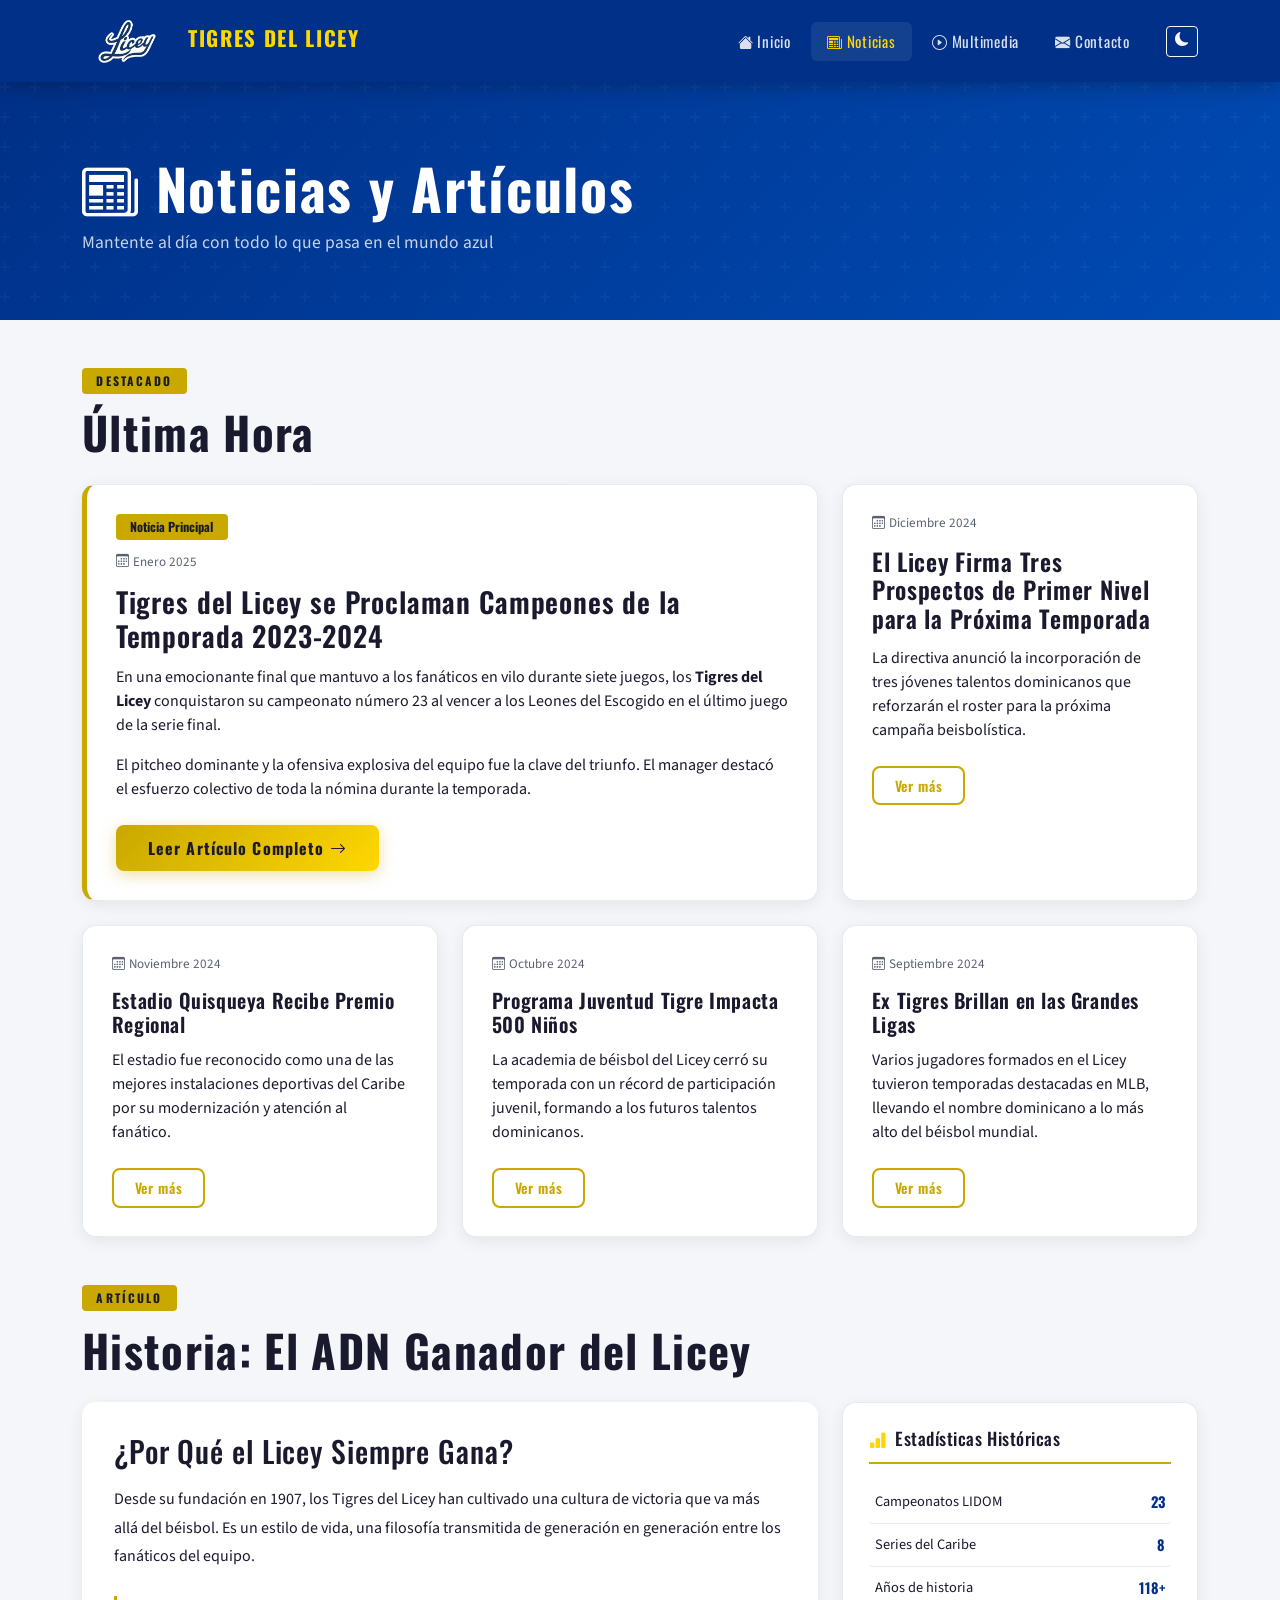
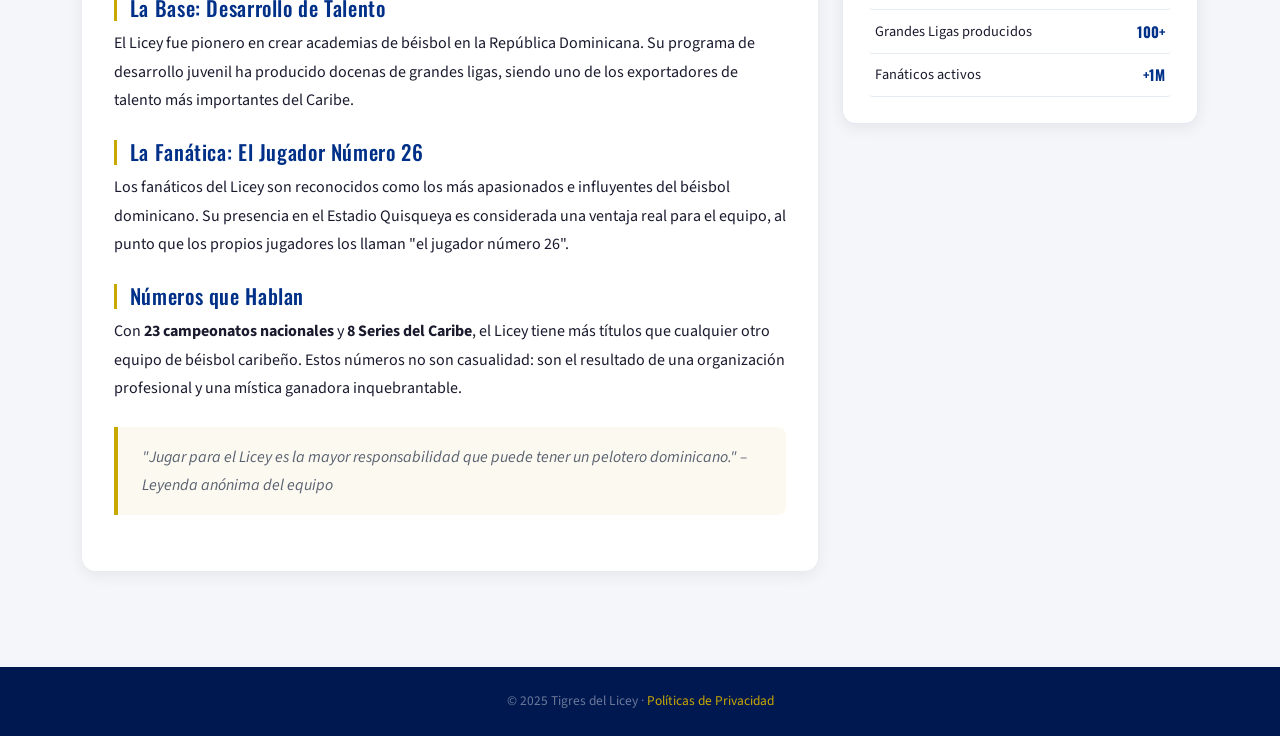
<file: noticias.html>
<!DOCTYPE html>
<html lang="es" data-theme="light">
<head>
  <meta charset="UTF-8" />
  <meta name="viewport" content="width=device-width, initial-scale=1.0" />
  <meta name="description" content="Últimas noticias y artículos de los Tigres del Licey." />
  <meta name="keywords" content="Tigres del Licey noticias, béisbol dominicano, LIDOM noticias" />
  <meta name="author" content="Tigres del Licey" />
  <meta name="robots" content="index, follow" />
  <title>Noticias Tigres del Licey</title>
<link rel="icon" type="image/svg+xml" href="img/tigresdelliceyicono-removebg-preview.png" />
  <link href="https://cdn.jsdelivr.net/npm/bootstrap@5.3.2/dist/css/bootstrap.min.css" rel="stylesheet" />
  <link href="https://cdn.jsdelivr.net/npm/bootstrap-icons@1.11.3/font/bootstrap-icons.min.css" rel="stylesheet" />
  <link href="https://fonts.googleapis.com/css2?family=Oswald:wght@400;600;700&family=Source+Sans+3:wght@300;400;600&display=swap" rel="stylesheet" />
  <link rel="stylesheet" href="css/styles.css" />
</head>
<body>

<nav class="navbar navbar-expand-lg sticky-top" id="mainNav">
  <div class="container">
    <a class="navbar-brand d-flex align-items-center gap-2" href="index.html">
      <img src="img/tigresdelliceyicono-removebg-preview.png" alt="logo" width="90" class="me-2" />
      <div>
        <span class="nombre-marca">TIGRES DEL LICEY</span><br>
        
      </div>
    </a>
    <button class="navbar-toggler border-0" type="button" data-bs-toggle="collapse" data-bs-target="#navMenu">
      <i class="bi bi-list" style="color:#fff;font-size:1.8rem;"></i>
    </button>
    <div class="collapse navbar-collapse" id="navMenu">
      <ul class="navbar-nav ms-auto align-items-lg-center gap-lg-1">
        <li class="nav-item">
          <a class="nav-link" href="index.html"><i class="bi bi-house-fill me-1"></i>Inicio</a>
        </li>
        <li class="nav-item">
          <a class="nav-link active" href="noticias.html"><i class="bi bi-newspaper me-1"></i>Noticias</a>
        </li>
        <li class="nav-item">
          <a class="nav-link" href="enlaces.html"><i class="bi bi-play-circle me-1"></i>Multimedia</a>
        </li>
        <li class="nav-item">
          <a class="nav-link" href="contacto.html"><i class="bi bi-envelope-fill me-1"></i>Contacto</a>
        </li>
        <li class="nav-item">
          <button class="btn btn-outline-light btn-sm ms-lg-3" id="darkToggle" onclick="toggleDark()" title="Modo oscuro">
            <i class="bi bi-moon-fill" id="darkIcon"></i>
          </button>
        </li>
      </ul>
    </div>
  </div>
</nav>


<!-- Page Hero -->
<div class="hero-pagina">
  <div class="container">
    <h1><i class="bi bi-newspaper me-3"></i>Noticias y Artículos</h1>
    <p>Mantente al día con todo lo que pasa en el mundo azul</p>
  </div>
</div>

<main class="container py-5">

  <!-- Featured News -->
  <section class="mb-5">
    <span class="etiqueta-seccion">Destacado</span>
    <h2 class="titulo-seccion">Última Hora</h2>
    <div class="row g-4">

      <div class="col-lg-8">
        <div class="tarjeta-noticia noticia-destacada tarjeta-hover">
          <div class="insignia-noticia"> Noticia Principal</div>
          <div class="fecha-noticia"><i class="bi bi-calendar3 me-1"></i>Enero 2025</div> 
          <h3>Tigres del Licey se Proclaman Campeones de la Temporada 2023-2024</h3>
          <p>En una emocionante final que mantuvo a los fanáticos en vilo durante siete juegos, los <strong>Tigres del Licey</strong> conquistaron su campeonato número 23 al vencer a los Leones del Escogido en el último juego de la serie final.</p>
          <p>El pitcheo dominante y la ofensiva explosiva del equipo fue la clave del triunfo. El manager destacó el esfuerzo colectivo de toda la nómina durante la temporada.</p>
          <button class="btn boton-dorado mt-2" onclick="showAlert('¡Viva el Licey Campeón!', 'success')">
            Leer Artículo Completo <i class="bi bi-arrow-right"></i>
          </button>
        </div>
      </div>

      <div class="col-lg-4">
        <div class="tarjeta-noticia tarjeta-hover h-100">
          <div class="fecha-noticia"><i class="bi bi-calendar3 me-1"></i>Diciembre 2024</div>
          <h4>El Licey Firma Tres Prospectos de Primer Nivel para la Próxima Temporada</h4>
          <p>La directiva anunció la incorporación de tres jóvenes talentos dominicanos que reforzarán el roster para la próxima campaña beisbolística.</p>
          <button class="btn boton-contorno-dorado btn-sm mt-2" onclick="showAlert('Noticia cargando...', 'info')">Ver más</button>
        </div>
      </div>

      <div class="col-md-4">
        <div class="tarjeta-noticia tarjeta-hover">
          <div class="fecha-noticia"><i class="bi bi-calendar3 me-1"></i>Noviembre 2024</div>
          <h5>Estadio Quisqueya Recibe Premio Regional</h5>
          <p>El estadio fue reconocido como una de las mejores instalaciones deportivas del Caribe por su modernización y atención al fanático.</p>
          <button class="btn boton-contorno-dorado btn-sm mt-2" onclick="showAlert('Noticia cargando...', 'info')">Ver más</button>
        </div>
      </div>

      <div class="col-md-4">
        <div class="tarjeta-noticia tarjeta-hover">
          <div class="fecha-noticia"><i class="bi bi-calendar3 me-1"></i>Octubre 2024</div>
          <h5>Programa Juventud Tigre Impacta 500 Niños</h5>
          <p>La academia de béisbol del Licey cerró su temporada con un récord de participación juvenil, formando a los futuros talentos dominicanos.</p>
          <button class="btn boton-contorno-dorado btn-sm mt-2" onclick="showAlert('Noticia cargando...', 'info')">Ver más</button>
        </div>
      </div>

      <div class="col-md-4">
        <div class="tarjeta-noticia tarjeta-hover">
          <div class="fecha-noticia"><i class="bi bi-calendar3 me-1"></i>Septiembre 2024</div>
          <h5>Ex Tigres Brillan en las Grandes Ligas</h5>
          <p>Varios jugadores formados en el Licey tuvieron temporadas destacadas en MLB, llevando el nombre dominicano a lo más alto del béisbol mundial.</p>
          <button class="btn boton-contorno-dorado btn-sm mt-2" onclick="showAlert('Noticia cargando...', 'info')">Ver más</button>
        </div>
      </div>

    </div>
  </section>

  <!-- Article Section -->
  <section class="mb-5">
    <span class="etiqueta-seccion">Artículo</span>
    <h2 class="titulo-seccion">Historia: El ADN Ganador del Licey</h2>
    <div class="row">
      <div class="col-lg-8">
        <article class="cuerpo-articulo">
          <h3>¿Por Qué el Licey Siempre Gana?</h3>
          <p>Desde su fundación en 1907, los Tigres del Licey han cultivado una cultura de victoria que va más allá del béisbol. Es un estilo de vida, una filosofía transmitida de generación en generación entre los fanáticos del equipo.</p>
          <h4>La Base: Desarrollo de Talento</h4>
          <p>El Licey fue pionero en crear academias de béisbol en la República Dominicana. Su programa de desarrollo juvenil ha producido docenas de grandes ligas, siendo uno de los exportadores de talento más importantes del Caribe.</p>
          <h4>La Fanática: El Jugador Número 26</h4>
          <p>Los fanáticos del Licey son reconocidos como los más apasionados e influyentes del béisbol dominicano. Su presencia en el Estadio Quisqueya es considerada una ventaja real para el equipo, al punto que los propios jugadores los llaman "el jugador número 26".</p>
          <h4>Números que Hablan</h4>
          <p>Con <strong>23 campeonatos nacionales</strong> y <strong>8 Series del Caribe</strong>, el Licey tiene más títulos que cualquier otro equipo de béisbol caribeño. Estos números no son casualidad: son el resultado de una organización profesional y una mística ganadora inquebrantable.</p>
          <blockquote class="cita-licey">"Jugar para el Licey es la mayor responsabilidad que puede tener un pelotero dominicano." – Leyenda anónima del equipo</blockquote>
        </article>
      </div>
      <div class="col-lg-4">
        <div class="tarjeta-lateral">
          <h5 class="titulo-lateral"><i class="bi bi-bar-chart-fill text-gold me-2"></i>Estadísticas Históricas</h5>
          <div class="fila-estadistica"><span>Campeonatos LIDOM</span><strong>23</strong></div>
          <div class="fila-estadistica"><span>Series del Caribe</span><strong>8</strong></div>
          <div class="fila-estadistica"><span>Años de historia</span><strong>118+</strong></div>
          <div class="fila-estadistica"><span>Grandes Ligas producidos</span><strong>100+</strong></div>
          <div class="fila-estadistica"><span>Fanáticos activos</span><strong>+1M</strong></div>
        </div>
      </div>
    </div>
  </section>

</main>

<footer class="pie-pagina">
  <div class="container py-4 text-center derechos-pie">
    © 2025 Tigres del Licey · <a href="#" data-bs-toggle="modal" data-bs-target="#privacyModal">Políticas de Privacidad</a>
  </div>
</footer>

<!-- Privacy Modal -->
<div class="modal fade" id="privacyModal" tabindex="-1">
  <div class="modal-dialog modal-lg modal-dialog-scrollable modal-dialog-centered">
    <div class="modal-content modal-licey-es">
      <div class="modal-header">
        <h5 class="modal-title"><i class="bi bi-shield-lock-fill text-gold me-2"></i>Políticas de Privacidad</h5>
        <button type="button" class="btn-close btn-close-white" data-bs-dismiss="modal"></button>
      </div>
      <div class="modal-body">
        <p>Consulta nuestras políticas de privacidad completas en la página principal.</p>
      </div>
      <div class="modal-footer">
        <button type="button" class="btn boton-dorado" data-bs-dismiss="modal">Aceptar</button>
      </div>
    </div>
  </div>
</div>

<script src="https://cdn.jsdelivr.net/npm/bootstrap@5.3.2/dist/js/bootstrap.bundle.min.js"></script>
<script src="js/main.js"></script>
</body>
</html>
</file>
<file: css/styles.css>
:root {
  --blue-dark:   #003087;
  --blue-mid:    #004BB4;
  --blue-light:  #1565C0;
  --gold:        #C9A800;
  --gold-light:  #FFD700;
  --text-dark:   #1A1A2E;
  --text-muted:  #5A6272;
  --card-bg:     #FFFFFF;
  --card-border: rgba(0,48,135,0.10);
  --body-bg:     #F4F6FA;
  --nav-bg:      #003087;
  --footer-bg:   #001850;
  --off-white:   #F4F6FA;
}

[data-theme="dark"] {
  --body-bg:     #0D1117;
  --card-bg:     #161B22;
  --card-border: rgba(201,168,0,0.15);
  --text-dark:   #E6EDF3;
  --text-muted:  #8B949E;
  --off-white:   #1A2130;
  --nav-bg:      #001030;
  --footer-bg:   #000810;
}

/* ── BASE ── */
*, *::before, *::after { box-sizing: border-box; }

body {
  font-family: 'Source Sans 3', sans-serif;
  background: var(--body-bg);
  color: var(--text-dark);
  transition: background-color 0.3s, color 0.3s;
  margin: 0;
}

h1, h2, h3, h4, h5, h6 {
  font-family: 'Oswald', sans-serif;
  letter-spacing: 0.03em;
  color: var(--text-dark);
}

a { text-decoration: none; }

img { max-width: 100%; height: auto; }

/* ── NAVBAR ── */
#mainNav {
  background: var(--nav-bg) !important;
  box-shadow: 0 2px 20px rgba(0,0,0,0.35);
  padding: 0.6rem 0;
  transition: background-color 0.3s;
}

.marca-tigre {
  font-size: 2rem;
  line-height: 1;
}

.nombre-marca {
  font-family: 'Oswald', sans-serif;
  font-size: 1.3rem;
  font-weight: 700;
  color: #FFD700;
  letter-spacing: 0.08em;
  line-height: 1;
}

.subtitulo-marca {
  font-size: 0.62rem;
  color: rgba(255,255,255,0.65);
  letter-spacing: 0.15em;
  text-transform: uppercase;
}

.nav-link {
  color: rgba(255,255,255,0.85) !important;
  font-family: 'Oswald', sans-serif;
  font-size: 0.95rem;
  letter-spacing: 0.05em;
  padding: 0.5rem 1rem !important;
  border-radius: 6px;
  transition: all 0.25s;
}

.nav-link:hover,
.nav-link.active {
  color: #FFD700 !important;
  background: rgba(255,255,255,0.08);
}

/* ── CAROUSEL / HERO ── */
.diapositiva-carrusel {
  width: 100%;
  height: 88vh;
  min-height: 520px;
  display: flex;
  align-items: center;
  position: relative;
  overflow: hidden;
}

.slide-1 { background: linear-gradient(135deg, #001850 0%, #003087 55%, #004BB4 100%); }
.slide-2 { background: linear-gradient(135deg, #0D0D1A 0%, #001850 55%, #002060 100%); }
.slide-3 { background: linear-gradient(135deg, #002060 0%, #003087 55%, #1565C0 100%); }

.decoracion-slide {
  position: absolute;
  font-size: 28vw;
  opacity: 0.05;
  right: -2vw;
  bottom: -4vh;
  line-height: 1;
  pointer-events: none;
  user-select: none;
}

.pie-carrusel-personalizado {
  position: relative;
  z-index: 2;
  padding: 0 6vw;
  max-width: 720px;
}

.texto-superior-slide {
  font-family: 'Source Sans 3', sans-serif;
  font-size: 0.85rem;
  letter-spacing: 0.32em;
  text-transform: uppercase;
  color: #C9A800;
  margin-bottom: 1rem;
}

.pie-carrusel-personalizado h1 {
  font-family: 'Oswald', sans-serif;
  font-size: clamp(2.8rem, 7vw, 5.5rem);
  font-weight: 700;
  color: #ffffff;
  line-height: 1.05;
  text-shadow: 0 4px 20px rgba(0,0,0,0.55);
  margin-bottom: 0.5rem;
}

.text-gold { color: #FFD700 !important; }

.icono-control-carrusel {
  font-size: 2.2rem;
  color: white;
  text-shadow: 0 2px 8px rgba(0,0,0,0.5);
}

/* ── BUTTONS ── */
.boton-dorado {
  background: linear-gradient(135deg, #C9A800, #FFD700);
  color: #1A1A2E !important;
  font-family: 'Oswald', sans-serif;
  font-weight: 700;
  letter-spacing: 0.07em;
  border: none;
  border-radius: 8px;
  padding: 0.7rem 2rem;
  transition: all 0.25s;
  box-shadow: 0 4px 16px rgba(201,168,0,0.35);
}

.boton-dorado:hover {
  transform: translateY(-2px);
  box-shadow: 0 6px 22px rgba(201,168,0,0.55);
  background: linear-gradient(135deg, #FFD700, #FFE44D);
}

.boton-contorno-dorado {
  border: 2px solid #C9A800;
  color: #C9A800 !important;
  background: transparent;
  font-family: 'Oswald', sans-serif;
  font-weight: 600;
  letter-spacing: 0.05em;
  border-radius: 8px;
  padding: 0.45rem 1.3rem;
  transition: all 0.25s;
}

.boton-contorno-dorado:hover {
  background: #C9A800;
  color: #1A1A2E !important;
}

.boton-primario-licey {
  background: #004BB4;
  color: #ffffff !important;
  font-family: 'Oswald', sans-serif;
  font-weight: 600;
  border: none;
  border-radius: 8px;
  padding: 0.7rem 2rem;
  transition: all 0.25s;
}

.boton-primario-licey:hover {
  background: #1565C0;
  transform: translateY(-2px);
}

/*  SLOGAN SECTION  */
.seccion-eslogan {
  background: var(--card-bg);
}

.insignia-eslogan {
  display: inline-block;
  background: #003087;
  padding: 1rem 2.8rem;
  border-radius: 50px;
  border: 2px solid #C9A800;
  box-shadow: 0 4px 22px rgba(0,48,135,0.25);
}

.texto-eslogan {
  font-family: 'Oswald', sans-serif;
  font-size: clamp(1rem, 2.5vw, 1.5rem);
  font-weight: 700;
  color: #FFD700;
  letter-spacing: 0.07em;
}

.subtexto-eslogan {
  color: var(--text-muted);
  font-size: 1rem;
}

/* SECTION LABELS  */
.etiqueta-seccion {
  display: inline-block;
  background: #C9A800;
  color: #1A1A2E;
  font-family: 'Oswald', sans-serif;
  font-size: 0.74rem;
  font-weight: 700;
  letter-spacing: 0.18em;
  text-transform: uppercase;
  padding: 0.25rem 0.9rem;
  border-radius: 4px;
  margin-bottom: 0.8rem;
}

.titulo-seccion {
  font-family: 'Oswald', sans-serif;
  font-size: clamp(1.8rem, 4vw, 2.8rem);
  font-weight: 700;
  color: var(--text-dark);
  margin-bottom: 1.5rem;
}

/*  HOVER CARD  */
.tarjeta-hover {
  transition: transform 0.25s ease, box-shadow 0.25s ease;
}

.tarjeta-hover:hover {
  transform: translateY(-5px);
  box-shadow: 0 12px 32px rgba(0,48,135,0.18) !important;
}

/*  STATS GRID  */
.cuadricula-estadisticas {
  display: grid;
  grid-template-columns: 1fr 1fr;
  gap: 1.2rem;
}

.tarjeta-estadistica {
  background: var(--card-bg);
  border: 1.5px solid var(--card-border);
  border-radius: 14px;
  padding: 1.6rem;
  text-align: center;
  box-shadow: 0 4px 16px rgba(0,0,0,0.07);
}

.icono-estadistica {
  font-size: 1.9rem;
  color: #C9A800;
  display: block;
  margin-bottom: 0.5rem;
}

.numero-estadistica {
  font-family: 'Oswald', sans-serif;
  font-size: 2.5rem;
  font-weight: 700;
  color: #003087;
  line-height: 1;
}

[data-theme="dark"] .numero-estadistica { color: #FFD700; }

.etiqueta-estadistica {
  font-size: 0.85rem;
  color: var(--text-muted);
  margin-top: 0.3rem;
}

/*  LIST CARDS  */
.tarjeta-lista {
  background: var(--card-bg);
  border: 1.5px solid var(--card-border);
  border-radius: 14px;
  padding: 1.8rem;
  height: 100%;
  box-shadow: 0 4px 16px rgba(0,0,0,0.07);
}

.titulo-tarjeta-lista {
  font-family: 'Oswald', sans-serif;
  font-size: 1.2rem;
  font-weight: 600;
  color: var(--text-dark);
  margin-bottom: 1.2rem;
  padding-bottom: 0.8rem;
  border-bottom: 2.5px solid #C9A800;
}

.lista-ordenada-personalizada {
  padding-left: 1.5rem;
  color: var(--text-dark);
}

.lista-ordenada-personalizada li {
  padding: 0.45rem 0;
  border-bottom: 1px solid var(--card-border);
  transition: color 0.2s, padding-left 0.2s;
}

.lista-ordenada-personalizada li:hover {
  color: #004BB4;
  padding-left: 0.3rem;
}

.lista-desordenada-personalizada {
  list-style: none;
  padding: 0;
  margin: 0;
  color: var(--text-dark);
}

.lista-desordenada-personalizada li {
  padding: 0.45rem 0;
  padding-left: 1.6rem;
  border-bottom: 1px solid var(--card-border);
  position: relative;
  transition: color 0.2s, background-color 0.2s;
}

.lista-desordenada-personalizada li::before {
  content: '\2022';
  color: #C9A800;
  font-size: 1.3rem;
  position: absolute;
  left: 0.3rem;
  top: 0.2rem;
  line-height: 1.4;
}

.lista-desordenada-personalizada li:hover {
  color: #004BB4;
  background: rgba(0,48,135,0.04);
  border-radius: 4px;
}

/* PLAYER CARDS  */
.tarjeta-jugador {
  background: var(--card-bg);
  border: 1.5px solid var(--card-border);
  border-radius: 14px;
  padding: 1.8rem 1.2rem 1.5rem;
  text-align: center;
  box-shadow: 0 4px 16px rgba(0,0,0,0.07);
  position: relative;
  overflow: hidden;
  transition: transform 0.25s, box-shadow 0.25s, background-color 0.25s;
}

.tarjeta-jugador::before {
  content: '';
  position: absolute;
  top: 0; left: 0; right: 0;
  height: 4px;
  background: linear-gradient(90deg, #003087, #C9A800);
}

.numero-jugador {
  font-family: 'Oswald', sans-serif;
  font-size: 3.2rem;
  font-weight: 700;
  color: rgba(0,48,135,0.07);
  position: absolute;
  top: 0.4rem;
  right: 0.8rem;
  line-height: 1;
}

[data-theme="dark"] .numero-jugador { color: rgba(201,168,0,0.07); }

.emoji-jugador { font-size: 3.2rem; margin-bottom: 0.5rem; display: block; }

.tarjeta-jugador h5 {
  font-family: 'Oswald', sans-serif;
  font-size: 1.2rem;
  font-weight: 600;
  margin-bottom: 0.5rem;
  transition: color 0.25s;
}

.tarjeta-jugador p {
  font-size: 0.87rem;
  color: var(--text-muted);
  transition: color 0.25s;
}

.insignia-posicion {
  display: inline-block;
  background: #003087;
  color: #FFD700;
  font-family: 'Oswald', sans-serif;
  font-size: 0.74rem;
  letter-spacing: 0.1em;
  padding: 0.2rem 0.9rem;
  border-radius: 4px;
  margin-top: 0.5rem;
}

/*  SOCIAL BUTTONS  */
.seccion-social {
  background: var(--card-bg);
  border-radius: 16px;
  box-shadow: 0 4px 20px rgba(0,0,0,0.07);
}

.boton-social {
  display: inline-flex;
  align-items: center;
  gap: 0.5rem;
  padding: 0.75rem 1.7rem;
  border-radius: 50px;
  font-family: 'Oswald', sans-serif;
  font-size: 0.95rem;
  font-weight: 600;
  letter-spacing: 0.05em;
  transition: all 0.25s;
  color: #fff !important;
  text-decoration: none;
}

.boton-social:hover { transform: translateY(-3px); filter: brightness(1.1); }
.boton-social.facebook  { background: #1877F2; }
.boton-social.twitter   { background: #111; }
.boton-social.instagram { background: linear-gradient(45deg, #f09433, #e6683c, #dc2743, #cc2366, #bc1888); }
.boton-social.youtube   { background: #FF0000; }
.boton-social.tiktok    { background: #010101; border: 1px solid #69C9D0; }

/*  PAGE HERO  */
.hero-pagina {
  background: linear-gradient(135deg, #003087 0%, #004BB4 100%);
  padding: 4.5rem 0 3rem;
  position: relative;
  overflow: hidden;
}

.hero-pagina::after {
  content: '';
  position: absolute;
  inset: 0;
  background: url("data:image/svg+xml,%3Csvg width='60' height='60' viewBox='0 0 60 60' xmlns='http://www.w3.org/2000/svg'%3E%3Cg fill='none' fill-rule='evenodd'%3E%3Cg fill='%23ffffff' fill-opacity='0.03'%3E%3Cpath d='M36 34v-4h-2v4h-4v2h4v4h2v-4h4v-2h-4zm0-30V0h-2v4h-4v2h4v4h2V6h4V4h-4zM6 34v-4H4v4H0v2h4v4h2v-4h4v-2H6zM6 4V0H4v4H0v2h4v4h2V6h4V4H6z'/%3E%3C/g%3E%3C/g%3E%3C/svg%3E");
  pointer-events: none;
}

.hero-pagina h1 {
  font-family: 'Oswald', sans-serif;
  font-size: clamp(2rem, 5vw, 3.5rem);
  font-weight: 700;
  color: #fff;
  position: relative;
}

.hero-pagina p {
  color: rgba(255,255,255,0.78);
  font-size: 1.1rem;
  position: relative;
}

/* NEWS CARDS  */
.tarjeta-noticia {
  background: var(--card-bg);
  border: 1.5px solid var(--card-border);
  border-radius: 14px;
  padding: 1.8rem;
  box-shadow: 0 4px 16px rgba(0,0,0,0.07);
  height: 100%;
}

.noticia-destacada { border-left: 5px solid #C9A800; }

.insignia-noticia {
  display: inline-block;
  background: #C9A800;
  color: #1A1A2E;
  font-family: 'Oswald', sans-serif;
  font-size: 0.78rem;
  font-weight: 700;
  padding: 0.22rem 0.9rem;
  border-radius: 4px;
  margin-bottom: 0.8rem;
}

.fecha-noticia { font-size: 0.82rem; color: var(--text-muted); margin-bottom: 0.8rem; }

.tarjeta-noticia h3, .tarjeta-noticia h4, .tarjeta-noticia h5 {
  font-family: 'Oswald', sans-serif;
  font-weight: 600;
  color: var(--text-dark);
  margin-bottom: 0.8rem;
}

/*  ARTICLE  */
.cuerpo-articulo {
  background: var(--card-bg);
  border-radius: 14px;
  padding: 2rem;
  box-shadow: 0 4px 16px rgba(0,0,0,0.07);
  line-height: 1.78;
}

.cuerpo-articulo h3 { font-size: 1.85rem; margin-bottom: 1rem; }

.cuerpo-articulo h4 {
  font-size: 1.3rem;
  margin-top: 1.6rem;
  color: #003087;
  border-left: 3px solid #C9A800;
  padding-left: 0.8rem;
}

[data-theme="dark"] .cuerpo-articulo h4 { color: #FFD700; }

.cita-licey {
  border-left: 4px solid #C9A800;
  padding: 1rem 1.5rem;
  background: rgba(201,168,0,0.06);
  border-radius: 0 8px 8px 0;
  font-style: italic;
  color: var(--text-muted);
  margin: 1.5rem 0;
}

/* SIDEBAR */
.tarjeta-lateral {
  background: var(--card-bg);
  border: 1.5px solid var(--card-border);
  border-radius: 14px;
  padding: 1.6rem;
  box-shadow: 0 4px 16px rgba(0,0,0,0.07);
}

.titulo-lateral {
  font-family: 'Oswald', sans-serif;
  font-size: 1.1rem;
  padding-bottom: 0.8rem;
  border-bottom: 2.5px solid #C9A800;
  margin-bottom: 1rem;
  color: var(--text-dark);
}

.fila-estadistica {
  display: flex;
  justify-content: space-between;
  align-items: center;
  padding: 0.65rem 0.4rem;
  border-bottom: 1px solid var(--card-border);
  font-size: 0.9rem;
  color: var(--text-dark);
  border-radius: 4px;
  transition: background-color 0.2s;
}

.fila-estadistica:hover { background: rgba(0,48,135,0.05); }
.fila-estadistica strong { color: #003087; font-family: 'Oswald', sans-serif; }
[data-theme="dark"] .fila-estadistica strong { color: #FFD700; }

/* MEDIA  IFRAMES  */
.tarjeta-media {
  background: var(--card-bg);
  border: 1.5px solid var(--card-border);
  border-radius: 14px;
  padding: 1.5rem;
  box-shadow: 0 4px 16px rgba(0,0,0,0.07);
  height: 100%;
}

.titulo-media {
  font-family: 'Oswald', sans-serif;
  font-size: 1.1rem;
  font-weight: 600;
  margin-bottom: 1rem;
  color: var(--text-dark);
}

.contenedor-iframe {
  position: relative;
  padding-bottom: 56.25%;
  height: 0;
  overflow: hidden;
  border-radius: 10px;
  background: #000;
}

.contenedor-iframe iframe {
  position: absolute;
  top: 0; left: 0;
  width: 100%; height: 100%;
  border-radius: 10px;
}

.contenedor-mapa { padding-bottom: 65%; }
.descripcion-media { font-size: 0.88rem; color: var(--text-muted); margin-top: 0.6rem; }

/*  LINK CARDS  */
.tarjeta-enlace {
  display: flex;
  align-items: center;
  gap: 1rem;
  background: var(--card-bg);
  border: 1.5px solid var(--card-border);
  border-radius: 14px;
  padding: 1.3rem 1.6rem;
  color: var(--text-dark) !important;
  box-shadow: 0 4px 16px rgba(0,0,0,0.07);
  transition: all 0.25s;
  text-decoration: none;
}

.tarjeta-enlace:hover {
  border-color: #C9A800;
  transform: translateY(-3px);
  box-shadow: 0 8px 24px rgba(201,168,0,0.2);
}

.tarjeta-enlace > i:first-child { font-size: 1.9rem; color: #C9A800; flex-shrink: 0; }
.tarjeta-enlace > i:last-child  { margin-left: auto; color: var(--text-muted); }
.tarjeta-enlace strong { font-family: 'Oswald', sans-serif; display: block; }
.tarjeta-enlace small  { color: var(--text-muted); }

/*  INFO LIST  */
.lista-info { list-style: none; padding: 0; margin: 0; }

.lista-info li {
  display: flex;
  align-items: flex-start;
  gap: 0.9rem;
  padding: 0.85rem 0;
  border-bottom: 1px solid var(--card-border);
  color: var(--text-dark);
}

.lista-info li i { font-size: 1.1rem; color: #C9A800; flex-shrink: 0; margin-top: 0.1rem; }
.lista-info li p { margin: 0; font-size: 0.87rem; color: var(--text-muted); }

/*  CONTACT  */
.tarjeta-contacto {
  background: var(--card-bg);
  border: 1.5px solid var(--card-border);
  border-radius: 16px;
  padding: 2.5rem;
  box-shadow: 0 6px 26px rgba(0,0,0,0.09);
}

.tarjeta-info-contacto {
  background: var(--card-bg);
  border: 1.5px solid var(--card-border);
  border-radius: 16px;
  padding: 1.8rem;
  box-shadow: 0 4px 16px rgba(0,0,0,0.07);
}

.campo-licey {
  background: var(--off-white) !important;
  border: 1.5px solid var(--card-border) !important;
  border-radius: 8px !important;
  color: var(--text-dark) !important;
  transition: border-color 0.25s, box-shadow 0.25s;
}

.campo-licey:focus {
  border-color: #004BB4 !important;
  box-shadow: 0 0 0 3px rgba(0,75,180,0.15) !important;
  outline: none !important;
}

.elemento-contacto {
  display: flex;
  align-items: flex-start;
  gap: 1rem;
  padding: 0.9rem;
  border-radius: 10px;
  margin-bottom: 0.4rem;
  transition: background-color 0.2s;
}

.elemento-contacto:hover { background: rgba(0,48,135,0.05); }

.icono-contacto {
  width: 42px;
  height: 42px;
  background: #003087;
  border-radius: 9px;
  display: flex;
  align-items: center;
  justify-content: center;
  color: #FFD700;
  font-size: 1.15rem;
  flex-shrink: 0;
}

.elemento-contacto strong { font-family: 'Oswald', sans-serif; display: block; font-size: 0.95rem; }
.elemento-contacto p { margin: 0.1rem 0 0; font-size: 0.87rem; color: var(--text-muted); }
.elemento-contacto p a { color: #004BB4; }
[data-theme="dark"] .elemento-contacto p a { color: #FFD700; }

/* Social Row */
.fila-social {
  display: flex;
  align-items: center;
  gap: 0.8rem;
  padding: 0.75rem 1rem;
  border-radius: 8px;
  font-family: 'Oswald', sans-serif;
  font-size: 0.95rem;
  color: #fff !important;
  transition: all 0.25s;
  text-decoration: none;
}
.fila-social:hover { transform: translateX(5px); filter: brightness(1.1); }
.fila-social.facebook  { background: #1877F2; }
.fila-social.twitter   { background: #111; }
.fila-social.instagram { background: linear-gradient(45deg, #f09433, #dc2743, #bc1888); }
.fila-social.youtube   { background: #FF0000; }

/* Mailto */
.boton-correo {
  background: linear-gradient(135deg, #003087, #004BB4);
  color: #fff !important;
  font-family: 'Oswald', sans-serif;
  font-weight: 600;
  letter-spacing: 0.05em;
  border: none;
  border-radius: 10px;
  padding: 0.9rem 2.2rem;
  display: inline-flex;
  flex-direction: column;
  align-items: center;
  transition: all 0.25s;
  box-shadow: 0 4px 16px rgba(0,48,135,0.32);
}

.boton-correo:hover {
  transform: translateY(-2px);
  box-shadow: 0 6px 22px rgba(0,48,135,0.45);
}

.direccion-correo {
  font-size: 0.78rem;
  opacity: 0.72;
  font-family: 'Source Sans 3', sans-serif;
  font-weight: 400;
  letter-spacing: 0.04em;
}

.seccion-correo {
  border-top: 1.5px dashed var(--card-border);
  padding-top: 1.5rem;
}

/*  MODALS  */
.modal-licey-es .modal-header { background: #003087; }
.modal-licey-es .modal-title  { color: #fff; font-family: 'Oswald', sans-serif; }

.modal-licey-es .modal-content {
  background: var(--card-bg);
  color: var(--text-dark);
  border: none;
  border-radius: 14px;
  overflow: hidden;
}

.modal-licey-es .modal-body h6 {
  font-family: 'Oswald', sans-serif;
  color: #003087;
  margin-top: 1.2rem;
}

[data-theme="dark"] .modal-licey-es .modal-body h6 { color: #FFD700; }

.cita-licey-modal {
  border-left: 4px solid #C9A800;
  padding: 0.8rem 1.2rem;
  background: rgba(201,168,0,0.07);
  border-radius: 0 8px 8px 0;
  font-style: italic;
  color: var(--text-muted);
  margin-top: 1rem;
}

.icono-exito { font-size: 4.5rem; display: block; margin-bottom: 0.5rem; }

/*  FOOTER  */
.pie-pagina { background: var(--footer-bg); color: rgba(255,255,255,0.75); }

.marca-pie {
  font-family: 'Oswald', sans-serif;
  font-size: 1.15rem;
  font-weight: 700;
  color: #FFD700;
  letter-spacing: 0.07em;
}

.desde-pie { font-size: 0.74rem; color: rgba(255,255,255,0.48); }
.descripcion-pie  { font-size: 0.9rem;  color: rgba(255,255,255,0.58); }

.titulo-pie {
  font-family: 'Oswald', sans-serif;
  font-size: 0.82rem;
  letter-spacing: 0.16em;
  text-transform: uppercase;
  color: #C9A800;
  margin-bottom: 1rem;
}

.enlaces-pie { list-style: none; padding: 0; }
.enlaces-pie li { margin-bottom: 0.4rem; }

.enlaces-pie a {
  color: rgba(255,255,255,0.58);
  font-size: 0.9rem;
  transition: color 0.2s, padding-left 0.2s;
  display: inline-flex;
  align-items: center;
  gap: 0.3rem;
}

.enlaces-pie a:hover { color: #FFD700; padding-left: 0.3rem; }

.linea-pie   { border-color: rgba(255,255,255,0.1); }
.derechos-pie { font-size: 0.84rem; color: rgba(255,255,255,0.42); }
.derechos-pie a { color: #C9A800; }
.derechos-pie a:hover { color: #FFD700; }

/*  DARK TOGGLE  */
#darkToggle:hover {
  background: #C9A800 !important;
  color: #1A1A2E !important;
  border-color: #C9A800 !important;
}

/* TOAST  */
.toast-container { z-index: 9999; }
.envoltorio-toast { z-index: 9999; }

/*  ANIMATIONS  */
@keyframes fadeInUp {
  from { opacity: 0; transform: translateY(22px); }
  to   { opacity: 1; transform: translateY(0); }
}

.aparecer-arriba { animation: fadeInUp 0.5s ease forwards; }

/*  SCROLLBAR  */
::-webkit-scrollbar { width: 8px; }
::-webkit-scrollbar-track { background: var(--body-bg); }
::-webkit-scrollbar-thumb { background: #003087; border-radius: 4px; }
::-webkit-scrollbar-thumb:hover { background: #004BB4; }

/* RESPONSIVE IMAGES  */
.imagen-licey {
  border-radius: 12px;
  object-fit: cover;
  box-shadow: 0 6px 24px rgba(0,0,0,0.15);
}

/* Placeholder when no image is available */
.imagen-placeholder {
  background: linear-gradient(135deg, #003087, #004BB4);
  border-radius: 12px;
  display: flex;
  align-items: center;
  justify-content: center;
  font-size: 5rem;
  min-height: 200px;
  box-shadow: 0 6px 24px rgba(0,0,0,0.15);
}
</file>
<file: css/index.css>
.diapositiva-carrusel {
  width: 100%;
  height: 88vh;
  min-height: 400px;
  max-height: 550px;
  display: flex;
  align-items: center;
  position: relative;
  overflow: hidden;
}

/* Imagen real dentro del slide — siempre llena el espacio igual */
.diapositiva-carrusel .slide-img {
  position: absolute;
  inset: 0;
  width: 100%;
  height: 100%;
  object-fit: cover;
  object-position: center;
  display: block;
}

/* Overlay oscuro cuando hay imagen real para que el texto se lea bien */
.diapositiva-carrusel .slide-img + .slide-overlay {
  position: absolute;
  inset: 0;
  background: rgba(0, 30, 80, 0.58);
  z-index: 1;
}

/* Fondos de gradiente para slides sin imagen */
.slide-1 { background: linear-gradient(135deg, #001850 0%, #003087 55%, #004BB4 100%); }
.slide-2 { background: linear-gradient(135deg, #0D0D1A 0%, #001850 55%, #002060 100%); }
.slide-3 { background: linear-gradient(135deg, #002060 0%, #003087 55%, #1565C0 100%); }

/* Decoración emoji de fondo */
.decoracion-slide {
  position: absolute;
  font-size: 28vw;
  opacity: 0.05;
  right: -2vw;
  bottom: -4vh;
  line-height: 1;
  pointer-events: none;
  user-select: none;
  z-index: 1;
}

/* Contenido del slide siempre encima */
.pie-carrusel-personalizado {
  position: relative;
  z-index: 2;
  padding: 0 6vw;
  max-width: 720px;
}

.texto-superior-slide {
  font-family: 'Source Sans 3', sans-serif;
  font-size: 0.85rem;
  letter-spacing: 0.32em;
  text-transform: uppercase;
  color: #C9A800;
  margin-bottom: 1rem;
}

.pie-carrusel-personalizado h1 {
  font-family: 'Oswald', sans-serif;
  font-size: clamp(2.8rem, 7vw, 5.5rem);
  font-weight: 700;
  color: #ffffff;
  line-height: 1.05;
  text-shadow: 0 4px 20px rgba(0, 0, 0, 0.55);
  margin-bottom: 0.5rem;
}

.text-gold { color: #FFD700 !important; }

.icono-control-carrusel {
  font-size: 2.2rem;
  color: white;
  text-shadow: 0 2px 8px rgba(0, 0, 0, 0.5);
}

/* ── SECCIÓN SLOGAN ── */
.seccion-eslogan {
  background: var(--card-bg);
}

.insignia-eslogan {
  display: inline-block;
  background: #003087;
  padding: 1rem 2.8rem;
  border-radius: 50px;
  border: 2px solid #C9A800;
  box-shadow: 0 4px 22px rgba(0, 48, 135, 0.25);
}

.texto-eslogan {
  font-family: 'Oswald', sans-serif;
  font-size: clamp(1rem, 2.5vw, 1.5rem);
  font-weight: 700;
  color: #FFD700;
  letter-spacing: 0.07em;
}

.subtexto-eslogan {
  color: var(--text-muted);
  font-size: 1rem;
}

/* ── GALERÍA - PLACEHOLDERS ── */

/* Placeholder grande (sección historia) */
.imagen-placeholder-historia {
  background: linear-gradient(135deg, #003087, #004BB4);
  border-radius: 12px;
  display: flex;
  align-items: center;
  justify-content: center;
  min-height: 340px;
  height: 100%;
  box-shadow: 0 6px 24px rgba(0, 0, 0, 0.15);
  text-align: center;
  color: rgba(255, 255, 255, 0.6);
  font-family: 'Oswald', sans-serif;
  font-size: 1rem;
}

.imagen-placeholder-historia .icono-marcador {
  font-size: 5rem;
  display: block;
  margin-bottom: 0.5rem;
}

.imagen-placeholder-historia small {
  font-size: 0.75rem;
  display: block;
  margin-top: 0.3rem;
  opacity: 0.7;
}

/* Placeholders de galería (misma altura todos) */
.cuadricula-galeria {
  display: grid;
  grid-template-columns: repeat(3, 1fr);
  gap: 1rem;
}

.elemento-galeria {
  border-radius: 12px;
  overflow: hidden;
  aspect-ratio: 4 / 3;
  box-shadow: 0 4px 16px rgba(0, 0, 0, 0.12);
}

/* Imagen real dentro de la galería */
.elemento-galeria img {
  width: 100%;
  height: 100%;
  object-fit: cover;
  object-position: center;
  display: block;
  transition: transform 0.35s ease;
}

.elemento-galeria:hover img {
  transform: scale(1.05);
}

/* Placeholder cuando no hay imagen en galería */
.marcador-galeria {
  width: 100%;
  height: 100%;
  display: flex;
  flex-direction: column;
  align-items: center;
  justify-content: center;
  color: rgba(255, 255, 255, 0.65);
  font-family: 'Oswald', sans-serif;
  font-size: 0.85rem;
}

.marcador-galeria .icono-marcador {
  font-size: 3rem;
  margin-bottom: 0.4rem;
}

.marcador-galeria-1 { background: linear-gradient(135deg, #003087, #004BB4); }
.marcador-galeria-2 { background: linear-gradient(135deg, #001850, #002d7a); }
.marcador-galeria-3 { background: linear-gradient(135deg, #002060, #0050cc); }

/* ── SECCIÓN SOCIAL ── */
.seccion-social {
  background: var(--card-bg);
  border-radius: 16px;
  box-shadow: 0 4px 20px rgba(0, 0, 0, 0.07);
}

/* ── RESPONSIVE ── */
@media (max-width: 768px) {
  .diapositiva-carrusel {
    height: 70vh;
    min-height: 420px;
  }

  .cuadricula-galeria {
    grid-template-columns: 1fr;
  }

  .elemento-galeria {
    aspect-ratio: 16 / 9;
  }
}

@media (max-width: 576px) {
  .diapositiva-carrusel {
    height: 60vh;
    min-height: 380px;
  }

  .insignia-eslogan {
    padding: 0.8rem 1.5rem;
  }
}
</file>
